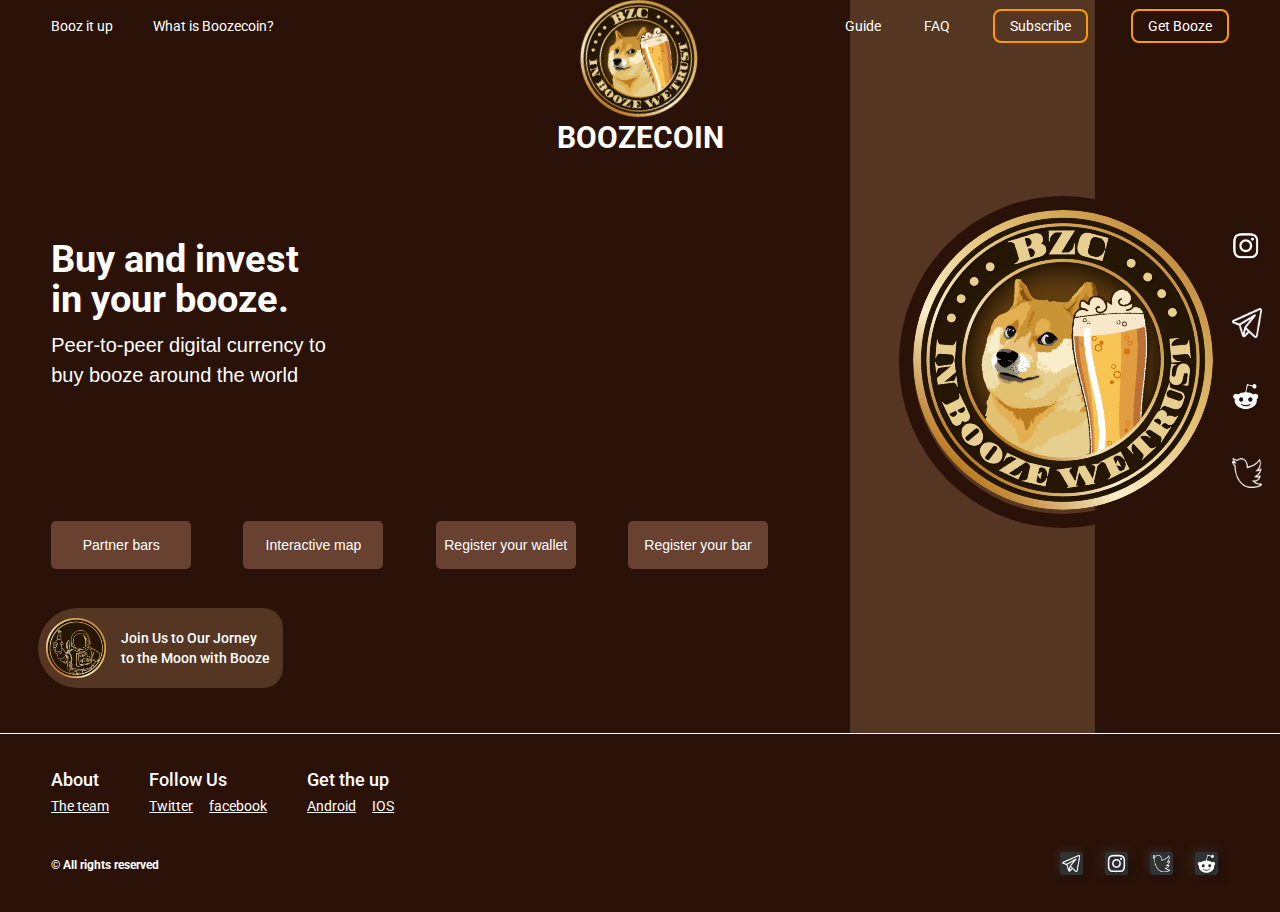
<file: index.html>
<!DOCTYPE html>
<html lang="en">
<head>
    <meta charset="UTF-8">
    <meta http-equiv="X-UA-Compatible" content="IE=edge">
    <meta name="viewport" content="width=device-width, initial-scale=1.0">
    <title>Boozecoin</title>
    <link rel="stylesheet" href="style.css">
    <link rel="stylesheet" href="mobile.css">
</head>
<body>
    <div class="desktop">
        <div class="background-line">
        <header class="desctop-header">
            <nav class="header__nav">
                <ul class="header__first-btns">
                    <li class="booz-it-up"><a class="header__link" href="booz-it-up.html">Booz it up</a></li>
                    <li><a class="header__link" href="What-is-Boozecoin.html">What is Boozecoin?</a></li>
                </ul>
                <a href="#">
                    <div class="header__title">
                        <img src="header-logo.png" alt="logo" class="header__logo">
                        <h3 class="text-logo">BOOZECOIN</h3>
                    </div>
                </a>
                <ul class="header__last-btns">
                    <li><a class="header__link" href="guide.html">Guide</a></li>
                    <li><a class="header__link" href="FAQ.html">FAQ</a></li>
                    <li><a class="header__btn-border" href="#">Subscribe</a></li>
                    <li><a class="header__btn-border" href="get_booze.html">Get Booze</a></li>
                </ul>
            </nav>
        </header>
        <main class="desktop-main">
            <div class="wrapper-main">
                <div class="wrapper-img-text">
                    <div class="main-content">
                        <div class="wrapper-text">
                            <div class="main__title">
                                <h1 class="title-text">Buy and invest</h1>
                                <h1 class="title-text">in your booze.</h1>
                            </div>
                            <div class="main__subtitle">
                                <h2 class="subtitle-text">Peer-to-peer digital currency to</h2>
                                <h2 class="subtitle-text">buy booze around the world</h2>
                            </div>
                            <div class="main__wrapper">
                                <button class="main__button">Partner bars</button>
                                <button class="main__button">Interactive map</button>
                                <button class="main__button">Register your wallet</button>
                                <button class="main__button">Register your bar</button>
                            </div>
                        </div>
                        <div class="wrapper-img-main">
                            <div class="border">
                                <img src="background.png" alt="" class="background">
                            </div>
                        <div class="aside">
                            <a href="#"><img class="aside__items" src="insta-aside.png" alt="social-items"></a>
                            <a href="#"><img class="aside__items" src="telega-aside.png" alt="social-items" class="facebook"></a>
                            <a href="#"><img class="aside__items" src="reddit-aside.png" alt="social-items"></a>
                            <a href="#"><img class="aside__items" src="twiiter-aside.png" alt="social-items"></a>
                        </div>
                        </div>
                    </div>
                </div>
            </div>

            <div class="main__item">
                <img class="cosmonaut" src="cosmonaut.png" alt="">
                <div class="main__text">Join Us to Our Jorney to the Moon with Booze</div>
            </div>
        </main>
        <div class="line line-height"></div>
        <div class="delimiter"></div>
        </div>
        <footer class="desktop-footer">
            <div class="footer__row-first">

                <div class="footer-links">
                    <div class="footer-card">
                        <h4 class="footer-title">About</h4>
                        <a class="footer-link" href="#">The team</a>
                    </div>
                    <div class="footer-card">
                        <h4 class="footer-title">Follow Us</h4>
                        <div class="row-footer-link">
                            <a class="footer-link first" href="#">Twitter</a>
                            <a class="footer-link" href="#">facebook</a>
                        </div>
                    </div>
                    <div class="footer-card">
                        <h4 class="footer-title">Get the up</h4>
                        <div class="row-footer-link">
                            <a class="footer-link first" href="#">Android</a>
                            <a class="footer-link" href="#">IOS</a>
                        </div>
                    </div>
                </div>
            </div>
            <div class="footer__row-second">
                <h5 class="copyright">© All rights reserved</h5>
                <div class="footer-icons">
                    <a href="#"><img class="footer-icon" src="telega-desk.png" alt=""></a>
                    <a href="#"><img class="footer-icon" src="ic2.svg" alt=""></a>
                    <a href="#"><img class="footer-icon" src="twiiter-desk.png" alt=""></a>
                    <a href="#"><img class="footer-icon" src="ic4.svg" alt=""></a>
                </div>
            </div>
        </footer>
    </div>

     <!-- MOBILE SITE  -->
    <div class="mobile">
        <header class="mobile-header">
            <nav role="navigation">
                <div id="menuToggle">
                  <!--
                  A fake / hidden checkbox is used as click reciever,
                  so you can use the :checked selector on it.
                  -->
                  <input type="checkbox" />
                  
                  <!--
                  Some spans to act as a hamburger.
                  
                  They are acting like a real hamburger,
                  not that McDonalds stuff.
                  -->
                  <span></span>
                  <span></span>
                  <span></span>
                  
                  <!--
                  Too bad the menu has to be inside of the button
                  but hey, it's pure CSS magic.
                  -->
                  <ul id="menu">
                    <a href="#"><li>Partner bars</li></a>
                    <a href="#"><li>Interactive map</li></a>
                    <a href="#"><li>Register your wallet</li></a>
                    <a href="#"><li>Register your bar</li></a>
                  </ul>
                </div>
              </nav>
            <h2 class="header-text__mobile">BOOZECOIN</h2>
            <div class="wrapper-header-logo_mobile">
                <img class="header-logo__mobile" src="background.png" alt="">
            </div>
        </header>
        <main class="main-mobile">
            <div>
            <div style="display: flex; height: 86px;">
                <div class="wrapper-title-main-text_mobile">
                <h2 class="main-title-text_mobile">Buy and invest in your booze.</h2>
                </div>
                <div class="wrapper-icon-main_mobile">
                <img class="main-icon_mobile" src="background.png" alt="">
                </div>
            </div>
            <p class="main-text_mobile">Peer-to-peer digital currency to buy booze around the world</p>
            </div>
        </main>
        <section class="section-text_mobile">
            <div style="width: 85%;">
            <h2 class="title-section__mobile">BOOZ IT UP</h2>

            <p class="text-section__mobile">
                Market size of the bars and nightclubs in the US only is estimated by USD 22.33 bln.  and is projected to reach USD 38.09 Billion by 2028.
            </p>
            <p class="text-section__mobile">
                BZC is a project to create first ever decentralized global chain of bars. All partnering bars save their unique identity and at the same time united in one chain of bars that accept BZC what makes them listed in our BZC App map and all our promoting materials! BZC team provide full technical support for the use of BZC, from installation to cash out. Our timeline is based on several main stages: Launched BZC and the website late August 2021
            </p>
            <p class="text-section__mobile">
                BZC listed at the several swap services, starting with https://pancakeswap.finance/ - September 5th 2021
            </p>
            <p class="text-section__mobile">
                BZC is available for MetaMask swap – Early October 2021
            </p>
            <p class="text-section__mobile">
                BZC app developed and launched – late October 2021
            </p>
            <p class="text-section__mobile">
                BZC bar chain reach 100 partners - March 2022
            </p>
            <img class="line-section__mobile" src="LINE-MOBILE.png" alt="">
            <h2 class="title-section__mobile">WHAT IS BOOZECOIN?</h2>
            <p class="text-section__mobile">
                The COVID pandemic has divided us, isolated and distanced. Many turned out to be far from their relatives, friends, and their booze fellas. The Booze Coin project is an opportunity to treat your buddy on the other side of the world by paying for his/her booze with BZC.
            </p>
            <p class="text-section__mobile">
                As part of this project, we are creating an application that allows users to check in at a bar that accepts BZC, and all her/his friends will be notified of this, which in turn will allow them to treat their friend to a drink, even if s/he is on the other side of the world, with one finger move. The bar will receive BZC payment and your personal message about who this drink is for. This is an opportunity to support your booze fellow even at a distance. BZC rate is flexible, market based, and every participating bar just indicate the cost of the booze which is automatically recalculates to BZC by the current market rate.
            </p>
            <p class="text-section__mobile">
                But BZC is not just another coin to pay, you can invest in in your booze for the future! The emission of our token is 10 billion, and the initial cost of BZC is very low with the prospect of growth as its popularity grows.
            </p>
            <img class="section-small-line__mobile" src="line__mobile.png" alt="">
            </div>
        </section>
        <section class="section-social__mobile">
            <h2  class="title-section__mobile">YOU CAN FIND US HERE</h2>
            <div class="wrapper-cards-section__mobile">
                <div class="section-card">
                    <img class="social-item__mobile-1" src="ic-social-mobile1.png" alt="">
                    <h3 class="title-social__mobile">Reddit</h3>
                </div>
                <div class="section-card">
                    <img class="social-item__mobile-2" src="ic-social-mobile2.png" alt="">
                    <h3 class="title-social__mobile">Inst</h3>
                </div>
                <div class="section-card">
                    <img class="social-item__mobile-3" src="ic-social-mobile3.png" alt="">
                    <h3 class="title-social__mobile">Telegram</h3>
                </div>
                <div class="section-card">
                    <img class="social-item__mobile-4" src="ic-social-mobile4.png" alt="">
                    <h3 class="title-social__mobile">Twitter</h3>
                </div>
            </div>
        </section>
        <section class="section-text_mobile" style="margin-bottom: 5%;">
            <div style="width: 85%;">
                <img class="line-section__mobile" src="LINE-MOBILE.png" alt="">
                <h2 class="title-section__mobile">WHAT IS BOOZECOIN?</h2>

                <p class="text-section__mobile">
                    The COVID pandemic has divided us, isolated and distanced. Many turned out to be far from their relatives, friends, and their booze fellas. The Booze Coin project is an opportunity to treat your buddy on the other side of the world by paying for his/her booze with BZC.
                </p>
                <p class="text-section__mobile">
                    As part of this project, we are creating an application that allows users to check in at a bar that accepts BZC, and all her/his friends will be notified of this, which in turn will allow them to treat their friend to a drink, even if s/he is on the other side of the world, with one finger move. The bar will receive BZC payment and your personal message about who this drink is for. This is an opportunity to support your booze fellow even at a distance. BZC rate is flexible, market based, and every participating bar just indicate the cost of the booze which is automatically recalculates to BZC by the current market rate.
                </p>
                <p class="text-section__mobile">
                    But BZC is not just another coin to pay, you can invest in in your booze for the future! The emission of our token is 10 billion, and the initial cost of BZC is very low with the prospect of growth as its popularity grows.
                </p>
                <img class="line-section__mobile" src="LINE-MOBILE.png" alt="">
                <h2 class="title-section__mobile">GUIDE</h2>
                <p class="text-section__mobile">
                    Lorem ipsum dolor sit amet, consectetur adipiscing elit. Vitae porta nisl nisl in in amet scelerisque scelerisque. Mauris aliquet integer lobortis integer. Mauris, at in sed adipiscing lorem nulla congue dui gravida. Id elit, ac semper id purus. Felis risus aliquet ac senectus risus tortor mattis laoreet. Ullamcorper pretium eros amet a, mauris ultrices et. Sed non a dignissim ac nunc aliquam quam orci commodo. Massa magna ut leo euismod eu lorem. Et auctor turpis nec id. Pharetra non et sapien feugiat scelerisque. Suscipit sed quis turpis pellentesque gravida mauris. Sociis sed a vitae gravida. Pellentesque faucibus nisi faucibus tristique tincidunt morbi mauris malesuada. Non pretium eros aenean pellentesque urna velit consectetur etiam. Sed facilisi duis erat vulputate. Consequat nunc consequat quis blandit turpis ut morbi tellus sagittis. Sed eget elementum interdum at dolor pellentesque augue nisl. Amet, vitae, vel id vulputate. Sagittis semper magna ante scelerisque pellentesque sed tortor. Bibendum quam varius risus rutrum sit. Enim aliquet non erat auctor purus. Et enim dui mus fames a quis elementum maecenas. Laoreet quis purus urna diam ut morbi risus ac.
                </p>
            </div>
        </section>
        <footer class="footer-mobile">
            <div class="footer-row__mobile">
                <div class="card-footer__mobile">
                    <h3 class="title-footer__mobile">About</h3>
                    <div class="footer-links__mobile">
                        <a href="" class="footer-link__mobile">The team</a>
                    </div>
                </div>
                <div class="card-footer__mobile">
                    <h3 class="title-footer__mobile">Follow Us</h3>
                    <div class="footer-links__mobile">
                        <a href="" class="footer-link__mobile">Twitter</a>
                        <a href="" class="footer-link__mobile">Facebook</a>
                    </div>
                </div>
                <div class="card-footer__mobile">
                    <h3 class="title-footer__mobile">Get the app</h3>
                    <div class="footer-links__mobile">
                        <a href="" class="footer-link__mobile">Android</a>
                        <a href="" class="footer-link__mobile">IOS</a>
                    </div>
                </div>
            </div>
            <div class="footer-icons__mobile">
                <a href="#"><img src="twiiter-footer-m1.png" alt="" class="footer-icon__mobile"></a>
                <a href="#"><img src="twiiter-footer-m2.png" alt="" class="footer-icon__mobile"></a>
                <a href="#"><img src="twiiter-footer-m3.png" alt="" class="footer-icon__mobile"></a>
                <a href="#"><img src="twiiter-footer-m4.png" alt="" class="footer-icon__mobile"></a>
            </div>
        </footer>
    </div>
</body>
</html>
</file>
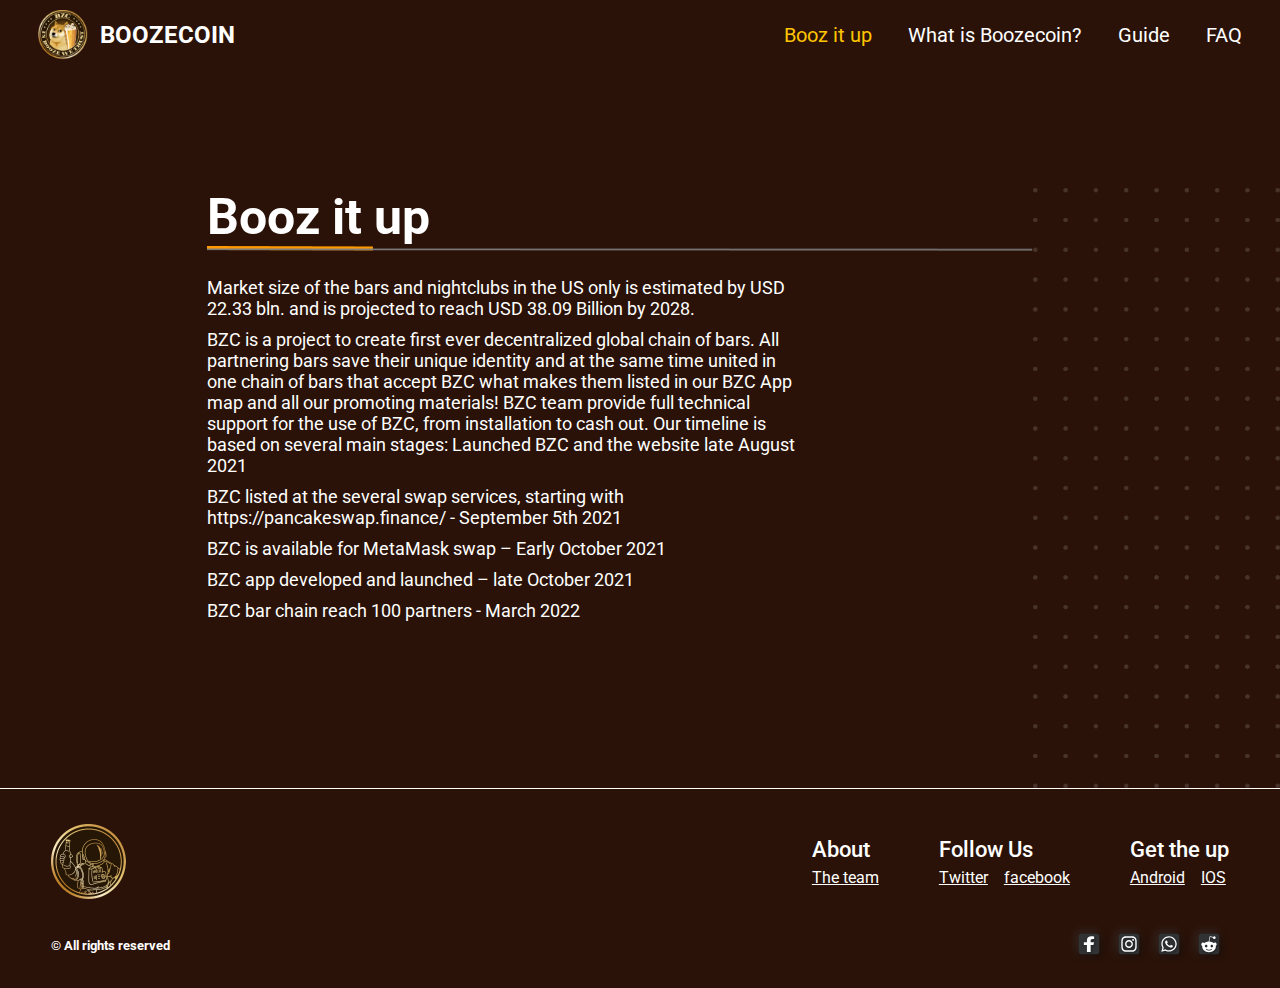
<file: booz-it-up.html>
<!DOCTYPE html>
<html lang="en">
<head>
    <meta charset="UTF-8">
    <meta http-equiv="X-UA-Compatible" content="IE=edge">
    <meta name="viewport" content="width=device-width, initial-scale=1.0">
    <title>Boozecoin</title>
    <link rel="stylesheet" href="main.css">
    <link rel="stylesheet" href="mobile.css">
</head>
<body>
    <div class="desktop">
        <header class="desktop-header">
            <a href="./index.html"><div class="logo">
                <img class="logo-icon" src="header-logo.png" alt="">
                <h2 class="text-logo">BOOZECOIN</h2>
            </div></a>
            <div class="header-links">
                <a class="header-link active" href="">Booz it up</a>
                <a class="header-link" href="./What-is-Boozecoin.html">What is Boozecoin?</a>
                <a class="header-link" href="./guide.html">Guide</a>
                <a class="header-link" href="./FAQ.html">FAQ</a>
            </div>
        </header>
        <main class="desktop-main">
            <div class="main-content">
                <div class="main-content__wrapper">
                    <h1 class="title-text">Booz it up</h1>
                    <img class="main-line" src="line-main.png" alt="">
                    <p class="main-text" style="margin-top: 10px;">
                        Market size of the bars and nightclubs in the US only is estimated by USD 22.33 bln. and is projected to reach USD 38.09 Billion by 2028.
                    </p>
                    <p class="main-text" style="margin-top: 10px;">
                        BZC is a project to create first ever decentralized global chain of bars. All partnering bars save their unique identity and at the same time united in one chain of bars that accept BZC what makes them listed in our BZC App map and all our promoting materials! BZC team provide full technical support for the use of BZC, from installation to cash out.
Our timeline is based on several main stages:
Launched BZC and the website late August 2021
                    </p>
                    <p class="main-text" style="margin-top: 10px;">
                        BZC listed at the several swap services, starting with https://pancakeswap.finance/ - September 5th 2021
                    </p>
                     <p class="main-text" style="margin-top: 10px;">
                        
BZC is available for MetaMask swap – Early October 2021
                    </p>
                    <p class="main-text" style="margin-top: 10px;">
                         
BZC app developed and launched – late October 2021
                    </p>
                    <p class="main-text" style="margin-top: 10px;">
                         BZC bar chain reach 100 partners - March 2022

                    </p>
                </div>
            </div>
            <div class="wrapper-points">
                <img class="points" src="point.png" alt="">
            </div>
        </main>
        <footer class="desktop-footer">
            <div class="footer__row-first">
                <img class="footer-cosmonaut" src="cosmonaut-footer.png" alt="">
                <div class="footer-links">
                    <div class="footer-card">
                        <h4 class="footer-title">About</h4>
                        <a class="footer-link" href="#">The team</a>
                    </div>
                    <div class="footer-card">
                        <h4 class="footer-title">Follow Us</h4>
                        <div class="row-footer-link">
                            <a class="footer-link first" href="#">Twitter</a>
                            <a class="footer-link" href="#">facebook</a>
                        </div>
                    </div>
                    <div class="footer-card">
                        <h4 class="footer-title">Get the up</h4>
                        <div class="row-footer-link">
                            <a class="footer-link first" href="#">Android</a>
                            <a class="footer-link" href="#">IOS</a>
                        </div>
                    </div>
                </div>
            </div>
            <div class="footer__row-second">
                <h5 class="copyright">© All rights reserved</h5>
                <div class="footer-icons">
                    <a href="#"><img class="footer-icon" src="ic1.svg" alt=""></a>
                    <a href="#"><img class="footer-icon" src="ic2.svg" alt=""></a>
                    <a href="#"><img class="footer-icon" src="ic3.svg" alt=""></a>
                    <a href="#"><img class="footer-icon" src="ic4.svg" alt=""></a>
                </div>
            </div>
        </footer>
        </div>
        <!-- MOBILE SITE  -->
        <div class="mobile">
            <header class="mobile-header">
                <nav role="navigation">
                    <div id="menuToggle">
                      <!--
                      A fake / hidden checkbox is used as click reciever,
                      so you can use the :checked selector on it.
                      -->
                      <input type="checkbox" />
                      
                      <!--
                      Some spans to act as a hamburger.
                      
                      They are acting like a real hamburger,
                      not that McDonalds stuff.
                      -->
                      <span></span>
                      <span></span>
                      <span></span>
                      
                      <!--
                      Too bad the menu has to be inside of the button
                      but hey, it's pure CSS magic.
                      -->
                      <ul id="menu">
                        <a href="#"><li>Partner bars</li></a>
                        <a href="#"><li>Interactive map</li></a>
                        <a href="#"><li>Register your wall</li></a>
                        <a href="#"><li>Register your bar</li></a>
                        <a href="https://erikterwan.com/" target="_blank"><li>Show me more</li></a>
                      </ul>
                    </div>
                  </nav>
                <h2 class="header-text__mobile">BOOZECOIN</h2>
                <div class="wrapper-header-logo_mobile">
                    <img class="header-logo__mobile" src="cosmonaut-footer.png" alt="">
                </div>
            </header>
            <main class="main-mobile">
                <div>
                <div style="display: flex; height: 86px;">
                    <div class="wrapper-title-main-text_mobile">
                    <h2 class="main-title-text_mobile">Buy and invest in your booze.</h2>
                    </div>
                    <div class="wrapper-icon-main_mobile">
                    <img class="main-icon_mobile" src="cosmonaut-footer.png" alt="">
                    </div>
                </div>
                <p class="main-text_mobile">Peer-to-peer digital currency to buy booze around the world</p>
                </div>
            </main>
            <section class="section-text_mobile">
                <div style="width: 85%;">
                <h2 class="title-section__mobile">BOOZ IT UP</h2>
    
                <p class="text-section__mobile">
                    Market size of the bars and nightclubs in the US only is estimated by USD 22.33 bln.  and is projected to reach USD 38.09 Billion by 2028.
                </p>
                <p class="text-section__mobile">
                    BZC is a project to create first ever decentralized global chain of bars. All partnering bars save their unique identity and at the same time united in one chain of bars that accept BZC what makes them listed in our BZC App map and all our promoting materials! BZC team provide full technical support for the use of BZC, from installation to cash out. Our timeline is based on several main stages: Launched BZC and the website late August 2021
                </p>
                <p class="text-section__mobile">
                    BZC listed at the several swap services, starting with https://pancakeswap.finance/ - September 5th 2021
                </p>
                <p class="text-section__mobile">
                    BZC is available for MetaMask swap – Early October 2021
                </p>
                <p class="text-section__mobile">
                    BZC app developed and launched – late October 2021
                </p>
                <p class="text-section__mobile">
                    BZC bar chain reach 100 partners - March 2022
                </p>
                <img class="line-section__mobile" src="LINE-MOBILE.png" alt="">
                <h2 class="title-section__mobile">WHAT IS BOOZECOIN?</h2>
                <p class="text-section__mobile">
                    The COVID pandemic has divided us, isolated and distanced. Many turned out to be far from their relatives, friends, and their booze fellas. The Booze Coin project is an opportunity to treat your buddy on the other side of the world by paying for his/her booze with BZC.
                </p>
                <p class="text-section__mobile">
                    As part of this project, we are creating an application that allows users to check in at a bar that accepts BZC, and all her/his friends will be notified of this, which in turn will allow them to treat their friend to a drink, even if s/he is on the other side of the world, with one finger move. The bar will receive BZC payment and your personal message about who this drink is for. This is an opportunity to support your booze fellow even at a distance. BZC rate is flexible, market based, and every participating bar just indicate the cost of the booze which is automatically recalculates to BZC by the current market rate.
                </p>
                <p class="text-section__mobile">
                    But BZC is not just another coin to pay, you can invest in in your booze for the future! The emission of our token is 10 billion, and the initial cost of BZC is very low with the prospect of growth as its popularity grows.
                </p>
                <img class="section-small-line__mobile" src="line__mobile.png" alt="">
                </div>
            </section>
            <section class="section-social__mobile">
                <h2  class="title-section__mobile">YOU CAN FIND US HERE</h2>
                <div class="wrapper-cards-section__mobile">
                    <div class="section-card">
                        <img class="social-item__mobile-1" src="ic-social-mobile1.png" alt="">
                        <h3 class="title-social__mobile">Reddit</h3>
                    </div>
                    <div class="section-card">
                        <img class="social-item__mobile-2" src="ic-social-mobile2.png" alt="">
                        <h3 class="title-social__mobile">Inst</h3>
                    </div>
                    <div class="section-card">
                        <img class="social-item__mobile-3" src="ic-social-mobile3.png" alt="">
                        <h3 class="title-social__mobile">Telegram</h3>
                    </div>
                    <div class="section-card">
                        <img class="social-item__mobile-4" src="ic-social-mobile4.png" alt="">
                        <h3 class="title-social__mobile">Twitter</h3>
                    </div>
                </div>
            </section>
            <section class="section-text_mobile" style="margin-bottom: 5%;">
                <div style="width: 85%;">
                    <img class="line-section__mobile" src="LINE-MOBILE.png" alt="">
                    <h2 class="title-section__mobile">WHAT IS BOOZECOIN?</h2>
    
                    <p class="text-section__mobile">
                        The COVID pandemic has divided us, isolated and distanced. Many turned out to be far from their relatives, friends, and their booze fellas. The Booze Coin project is an opportunity to treat your buddy on the other side of the world by paying for his/her booze with BZC.
                    </p>
                    <p class="text-section__mobile">
                        As part of this project, we are creating an application that allows users to check in at a bar that accepts BZC, and all her/his friends will be notified of this, which in turn will allow them to treat their friend to a drink, even if s/he is on the other side of the world, with one finger move. The bar will receive BZC payment and your personal message about who this drink is for. This is an opportunity to support your booze fellow even at a distance. BZC rate is flexible, market based, and every participating bar just indicate the cost of the booze which is automatically recalculates to BZC by the current market rate.
                    </p>
                    <p class="text-section__mobile">
                        But BZC is not just another coin to pay, you can invest in in your booze for the future! The emission of our token is 10 billion, and the initial cost of BZC is very low with the prospect of growth as its popularity grows.
                    </p>
                    <img class="line-section__mobile" src="LINE-MOBILE.png" alt="">
                    <h2 class="title-section__mobile">GUIDE</h2>
                    <p class="text-section__mobile">
                        Lorem ipsum dolor sit amet, consectetur adipiscing elit. Vitae porta nisl nisl in in amet scelerisque scelerisque. Mauris aliquet integer lobortis integer. Mauris, at in sed adipiscing lorem nulla congue dui gravida. Id elit, ac semper id purus. Felis risus aliquet ac senectus risus tortor mattis laoreet. Ullamcorper pretium eros amet a, mauris ultrices et. Sed non a dignissim ac nunc aliquam quam orci commodo. Massa magna ut leo euismod eu lorem. Et auctor turpis nec id. Pharetra non et sapien feugiat scelerisque. Suscipit sed quis turpis pellentesque gravida mauris. Sociis sed a vitae gravida. Pellentesque faucibus nisi faucibus tristique tincidunt morbi mauris malesuada. Non pretium eros aenean pellentesque urna velit consectetur etiam. Sed facilisi duis erat vulputate. Consequat nunc consequat quis blandit turpis ut morbi tellus sagittis. Sed eget elementum interdum at dolor pellentesque augue nisl. Amet, vitae, vel id vulputate. Sagittis semper magna ante scelerisque pellentesque sed tortor. Bibendum quam varius risus rutrum sit. Enim aliquet non erat auctor purus. Et enim dui mus fames a quis elementum maecenas. Laoreet quis purus urna diam ut morbi risus ac.
                    </p>
                </div>
            </section>
            <footer class="footer-mobile">
                <div class="footer-row__mobile">
                    <div class="card-footer__mobile">
                        <h3 class="title-footer__mobile">About</h3>
                        <div class="footer-links__mobile">
                            <a href="" class="footer-link__mobile">The team</a>
                        </div>
                    </div>
                    <div class="card-footer__mobile">
                        <h3 class="title-footer__mobile">Follow Us</h3>
                        <div class="footer-links__mobile">
                            <a href="" class="footer-link__mobile">Twitter</a>
                            <a href="" class="footer-link__mobile">Facebook</a>
                        </div>
                    </div>
                    <div class="card-footer__mobile">
                        <h3 class="title-footer__mobile">Get the app</h3>
                        <div class="footer-links__mobile">
                            <a href="" class="footer-link__mobile">Android</a>
                            <a href="" class="footer-link__mobile">IOS</a>
                        </div>
                    </div>
                </div>
                <div class="footer-icons__mobile">
                    <a href="#"><img src="twiiter-footer-m1.png" alt="" class="footer-icon__mobile"></a>
                    <a href="#"><img src="twiiter-footer-m2.png" alt="" class="footer-icon__mobile"></a>
                    <a href="#"><img src="twiiter-footer-m3.png" alt="" class="footer-icon__mobile"></a>
                    <a href="#"><img src="twiiter-footer-m4.png" alt="" class="footer-icon__mobile"></a>
                </div>
            </footer>
        </div>
</body>

</html>
</file>
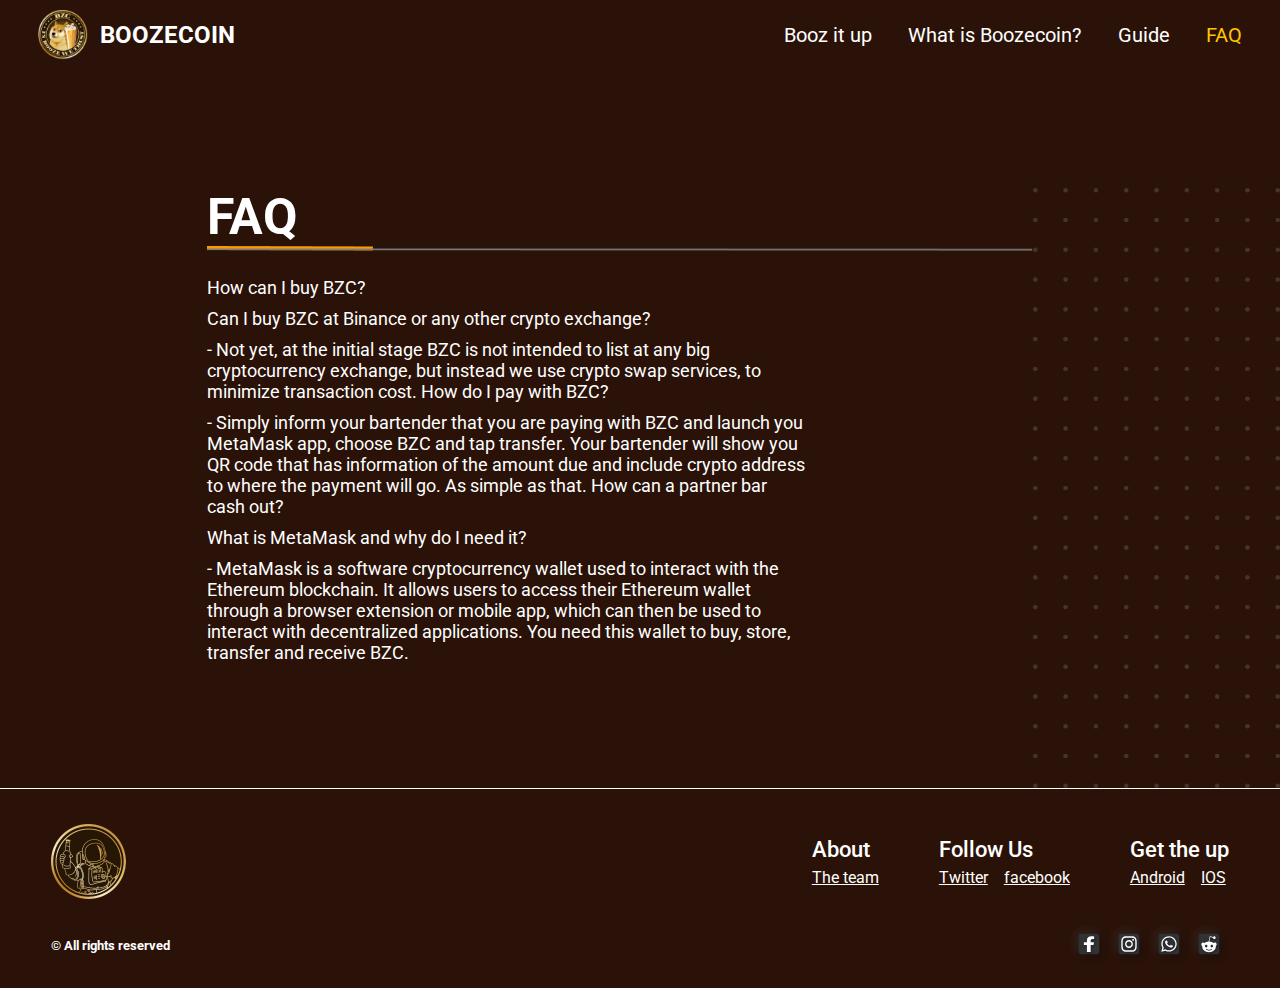
<file: FAQ.html>
<!DOCTYPE html>
<html lang="en">
<head>
    <meta charset="UTF-8">
    <meta http-equiv="X-UA-Compatible" content="IE=edge">
    <meta name="viewport" content="width=device-width, initial-scale=1.0">
    <title>Boozecoin</title>
    <link rel="stylesheet" href="main.css">
    <link rel="stylesheet" href="mobile.css">
</head>
<body>
    <div class="desktop">
        <header class="desktop-header">
            <a href="./index.html"><div class="logo">
                <img class="logo-icon" src="header-logo.png" alt="">
                <h2 class="text-logo">BOOZECOIN</h2>
            </div></a>
            <div class="header-links">
                <a class="header-link" href="./booz-it-up.html">Booz it up</a>
                <a class="header-link" href="./What-is-Boozecoin.html">What is Boozecoin?</a>
                <a class="header-link" href="./guide.html">Guide</a>
                <a class="header-link active" href="">FAQ</a>
            </div>
        </header>
        <main class="desktop-main">
            <div class="main-content">
                <div class="main-content__wrapper">
                    <h1 class="title-text">FAQ</h1>
                    <img class="main-line" src="line-main.png" alt="">
                    <p class="main-text" style="margin-top: 10px;">
                        How can I buy BZC?
                    </p>
                    <p class="main-text" style="margin-top: 10px;">
                        Can I buy BZC at Binance or any other crypto exchange?
                    </p>
                    <p class="main-text" style="margin-top: 10px;">
                        -	Not yet, at the initial stage BZC is not intended to list at any big cryptocurrency exchange, but instead we use crypto swap services, to minimize transaction cost.
How do I pay with BZC?
                    </p>
                    <p class="main-text" style="margin-top: 10px;">
                            -	Simply inform your bartender that you are paying with BZC and launch you MetaMask app, choose BZC and tap transfer. Your bartender will show you QR code that has information of the amount due and include crypto address to where the payment will go. As simple as that.
How can a partner bar cash out?
                    </p>
                    <p class="main-text" style="margin-top: 10px;">
                        What is MetaMask and why do I need it?

     
                    </p>
                    <p class="main-text" style="margin-top: 10px;">
                        -	MetaMask is a software cryptocurrency wallet used to interact with the Ethereum blockchain. It allows users to access their Ethereum wallet through a browser extension or mobile app, which can then be used to interact with decentralized applications. You need this wallet to buy, store, transfer and receive BZC.

                    </p>
                </div>
            </div>
            <div class="wrapper-points">
                <img class="points" src="point.png" alt="">
            </div>
        </main>
        <footer class="desktop-footer">
            <div class="footer__row-first">
                <img class="footer-cosmonaut" src="cosmonaut-footer.png" alt="">
                <div class="footer-links">
                    <div class="footer-card">
                        <h4 class="footer-title">About</h4>
                        <a class="footer-link" href="#">The team</a>
                    </div>
                    <div class="footer-card">
                        <h4 class="footer-title">Follow Us</h4>
                        <div class="row-footer-link">
                            <a class="footer-link first" href="#">Twitter</a>
                            <a class="footer-link" href="#">facebook</a>
                        </div>
                    </div>
                    <div class="footer-card">
                        <h4 class="footer-title">Get the up</h4>
                        <div class="row-footer-link">
                            <a class="footer-link first" href="#">Android</a>
                            <a class="footer-link" href="#">IOS</a>
                        </div>
                    </div>
                </div>
            </div>
            <div class="footer__row-second">
                <h5 class="copyright">© All rights reserved</h5>
                <div class="footer-icons">
                    <a href="#"><img class="footer-icon" src="ic1.svg" alt=""></a>
                    <a href="#"><img class="footer-icon" src="ic2.svg" alt=""></a>
                    <a href="#"><img class="footer-icon" src="ic3.svg" alt=""></a>
                    <a href="#"><img class="footer-icon" src="ic4.svg" alt=""></a>
                </div>
            </div>
        </footer>
        </div>
        <!-- MOBILE SITE  -->
        <div class="mobile">
            <header class="mobile-header">
                <nav role="navigation">
                    <div id="menuToggle">
                      <!--
                      A fake / hidden checkbox is used as click reciever,
                      so you can use the :checked selector on it.
                      -->
                      <input type="checkbox" />
                      
                      <!--
                      Some spans to act as a hamburger.
                      
                      They are acting like a real hamburger,
                      not that McDonalds stuff.
                      -->
                      <span></span>
                      <span></span>
                      <span></span>
                      
                      <!--
                      Too bad the menu has to be inside of the button
                      but hey, it's pure CSS magic.
                      -->
                      <ul id="menu">
                        <a href="#"><li>Partner bars</li></a>
                        <a href="#"><li>Interactive map</li></a>
                        <a href="#"><li>Register your wall</li></a>
                        <a href="#"><li>Register your bar</li></a>
                      </ul>
                    </div>
                  </nav>
                <h2 class="header-text__mobile">BOOZECOIN</h2>
                <div class="wrapper-header-logo_mobile">
                    <img class="header-logo__mobile" src="cosmonaut-footer.png" alt="">
                </div>
            </header>
            <main class="main-mobile">
                <div>
                <div style="display: flex; height: 86px;">
                    <div class="wrapper-title-main-text_mobile">
                    <h2 class="main-title-text_mobile">Buy and invest in your booze.</h2>
                    </div>
                    <div class="wrapper-icon-main_mobile">
                    <img class="main-icon_mobile" src="cosmonaut-footer.png" alt="">
                    </div>
                </div>
                <p class="main-text_mobile">Peer-to-peer digital currency to buy booze around the world</p>
                </div>
            </main>
            <section class="section-text_mobile">
                <div style="width: 85%;">
                <h2 class="title-section__mobile">BOOZ IT UP</h2>
    
                <p class="text-section__mobile">
                    Market size of the bars and nightclubs in the US only is estimated by USD 22.33 bln.  and is projected to reach USD 38.09 Billion by 2028.
                </p>
                <p class="text-section__mobile">
                    BZC is a project to create first ever decentralized global chain of bars. All partnering bars save their unique identity and at the same time united in one chain of bars that accept BZC what makes them listed in our BZC App map and all our promoting materials! BZC team provide full technical support for the use of BZC, from installation to cash out. Our timeline is based on several main stages: Launched BZC and the website late August 2021
                </p>
                <p class="text-section__mobile">
                    BZC listed at the several swap services, starting with https://pancakeswap.finance/ - September 5th 2021
                </p>
                <p class="text-section__mobile">
                    BZC is available for MetaMask swap – Early October 2021
                </p>
                <p class="text-section__mobile">
                    BZC app developed and launched – late October 2021
                </p>
                <p class="text-section__mobile">
                    BZC bar chain reach 100 partners - March 2022
                </p>
                <img class="line-section__mobile" src="LINE-MOBILE.png" alt="">
                <h2 class="title-section__mobile">WHAT IS BOOZECOIN?</h2>
                <p class="text-section__mobile">
                    The COVID pandemic has divided us, isolated and distanced. Many turned out to be far from their relatives, friends, and their booze fellas. The Booze Coin project is an opportunity to treat your buddy on the other side of the world by paying for his/her booze with BZC.
                </p>
                <p class="text-section__mobile">
                    As part of this project, we are creating an application that allows users to check in at a bar that accepts BZC, and all her/his friends will be notified of this, which in turn will allow them to treat their friend to a drink, even if s/he is on the other side of the world, with one finger move. The bar will receive BZC payment and your personal message about who this drink is for. This is an opportunity to support your booze fellow even at a distance. BZC rate is flexible, market based, and every participating bar just indicate the cost of the booze which is automatically recalculates to BZC by the current market rate.
                </p>
                <p class="text-section__mobile">
                    But BZC is not just another coin to pay, you can invest in in your booze for the future! The emission of our token is 10 billion, and the initial cost of BZC is very low with the prospect of growth as its popularity grows.
                </p>
                <img class="section-small-line__mobile" src="line__mobile.png" alt="">
                </div>
            </section>
            <section class="section-social__mobile">
                <h2  class="title-section__mobile">YOU CAN FIND US HERE</h2>
                <div class="wrapper-cards-section__mobile">
                    <div class="section-card">
                        <img class="social-item__mobile-1" src="ic-social-mobile1.png" alt="">
                        <h3 class="title-social__mobile">Reddit</h3>
                    </div>
                    <div class="section-card">
                        <img class="social-item__mobile-2" src="ic-social-mobile2.png" alt="">
                        <h3 class="title-social__mobile">Inst</h3>
                    </div>
                    <div class="section-card">
                        <img class="social-item__mobile-3" src="ic-social-mobile3.png" alt="">
                        <h3 class="title-social__mobile">Telegram</h3>
                    </div>
                    <div class="section-card">
                        <img class="social-item__mobile-4" src="ic-social-mobile4.png" alt="">
                        <h3 class="title-social__mobile">Twitter</h3>
                    </div>
                </div>
            </section>
            <section class="section-text_mobile" style="margin-bottom: 5%;">
                <div style="width: 85%;">
                    <img class="line-section__mobile" src="LINE-MOBILE.png" alt="">
                    <h2 class="title-section__mobile">WHAT IS BOOZECOIN?</h2>
    
                    <p class="text-section__mobile">
                        The COVID pandemic has divided us, isolated and distanced. Many turned out to be far from their relatives, friends, and their booze fellas. The Booze Coin project is an opportunity to treat your buddy on the other side of the world by paying for his/her booze with BZC.
                    </p>
                    <p class="text-section__mobile">
                        As part of this project, we are creating an application that allows users to check in at a bar that accepts BZC, and all her/his friends will be notified of this, which in turn will allow them to treat their friend to a drink, even if s/he is on the other side of the world, with one finger move. The bar will receive BZC payment and your personal message about who this drink is for. This is an opportunity to support your booze fellow even at a distance. BZC rate is flexible, market based, and every participating bar just indicate the cost of the booze which is automatically recalculates to BZC by the current market rate.
                    </p>
                    <p class="text-section__mobile">
                        But BZC is not just another coin to pay, you can invest in in your booze for the future! The emission of our token is 10 billion, and the initial cost of BZC is very low with the prospect of growth as its popularity grows.
                    </p>
                    <img class="line-section__mobile" src="LINE-MOBILE.png" alt="">
                    <h2 class="title-section__mobile">GUIDE</h2>
                    <p class="text-section__mobile">
                        Lorem ipsum dolor sit amet, consectetur adipiscing elit. Vitae porta nisl nisl in in amet scelerisque scelerisque. Mauris aliquet integer lobortis integer. Mauris, at in sed adipiscing lorem nulla congue dui gravida. Id elit, ac semper id purus. Felis risus aliquet ac senectus risus tortor mattis laoreet. Ullamcorper pretium eros amet a, mauris ultrices et. Sed non a dignissim ac nunc aliquam quam orci commodo. Massa magna ut leo euismod eu lorem. Et auctor turpis nec id. Pharetra non et sapien feugiat scelerisque. Suscipit sed quis turpis pellentesque gravida mauris. Sociis sed a vitae gravida. Pellentesque faucibus nisi faucibus tristique tincidunt morbi mauris malesuada. Non pretium eros aenean pellentesque urna velit consectetur etiam. Sed facilisi duis erat vulputate. Consequat nunc consequat quis blandit turpis ut morbi tellus sagittis. Sed eget elementum interdum at dolor pellentesque augue nisl. Amet, vitae, vel id vulputate. Sagittis semper magna ante scelerisque pellentesque sed tortor. Bibendum quam varius risus rutrum sit. Enim aliquet non erat auctor purus. Et enim dui mus fames a quis elementum maecenas. Laoreet quis purus urna diam ut morbi risus ac.
                    </p>
                </div>
            </section>
            <footer class="footer-mobile">
                <div class="footer-row__mobile">
                    <div class="card-footer__mobile">
                        <h3 class="title-footer__mobile">About</h3>
                        <div class="footer-links__mobile">
                            <a href="" class="footer-link__mobile">The team</a>
                        </div>
                    </div>
                    <div class="card-footer__mobile">
                        <h3 class="title-footer__mobile">Follow Us</h3>
                        <div class="footer-links__mobile">
                            <a href="" class="footer-link__mobile">Twitter</a>
                            <a href="" class="footer-link__mobile">Facebook</a>
                        </div>
                    </div>
                    <div class="card-footer__mobile">
                        <h3 class="title-footer__mobile">Get the app</h3>
                        <div class="footer-links__mobile">
                            <a href="" class="footer-link__mobile">Android</a>
                            <a href="" class="footer-link__mobile">IOS</a>
                        </div>
                    </div>
                </div>
                <div class="footer-icons__mobile">
                    <a href="#"><img src="twiiter-footer-m1.png" alt="" class="footer-icon__mobile"></a>
                    <a href="#"><img src="twiiter-footer-m2.png" alt="" class="footer-icon__mobile"></a>
                    <a href="#"><img src="twiiter-footer-m3.png" alt="" class="footer-icon__mobile"></a>
                    <a href="#"><img src="twiiter-footer-m4.png" alt="" class="footer-icon__mobile"></a>
                </div>
            </footer>
        </div>
</body>

</html>
</file>
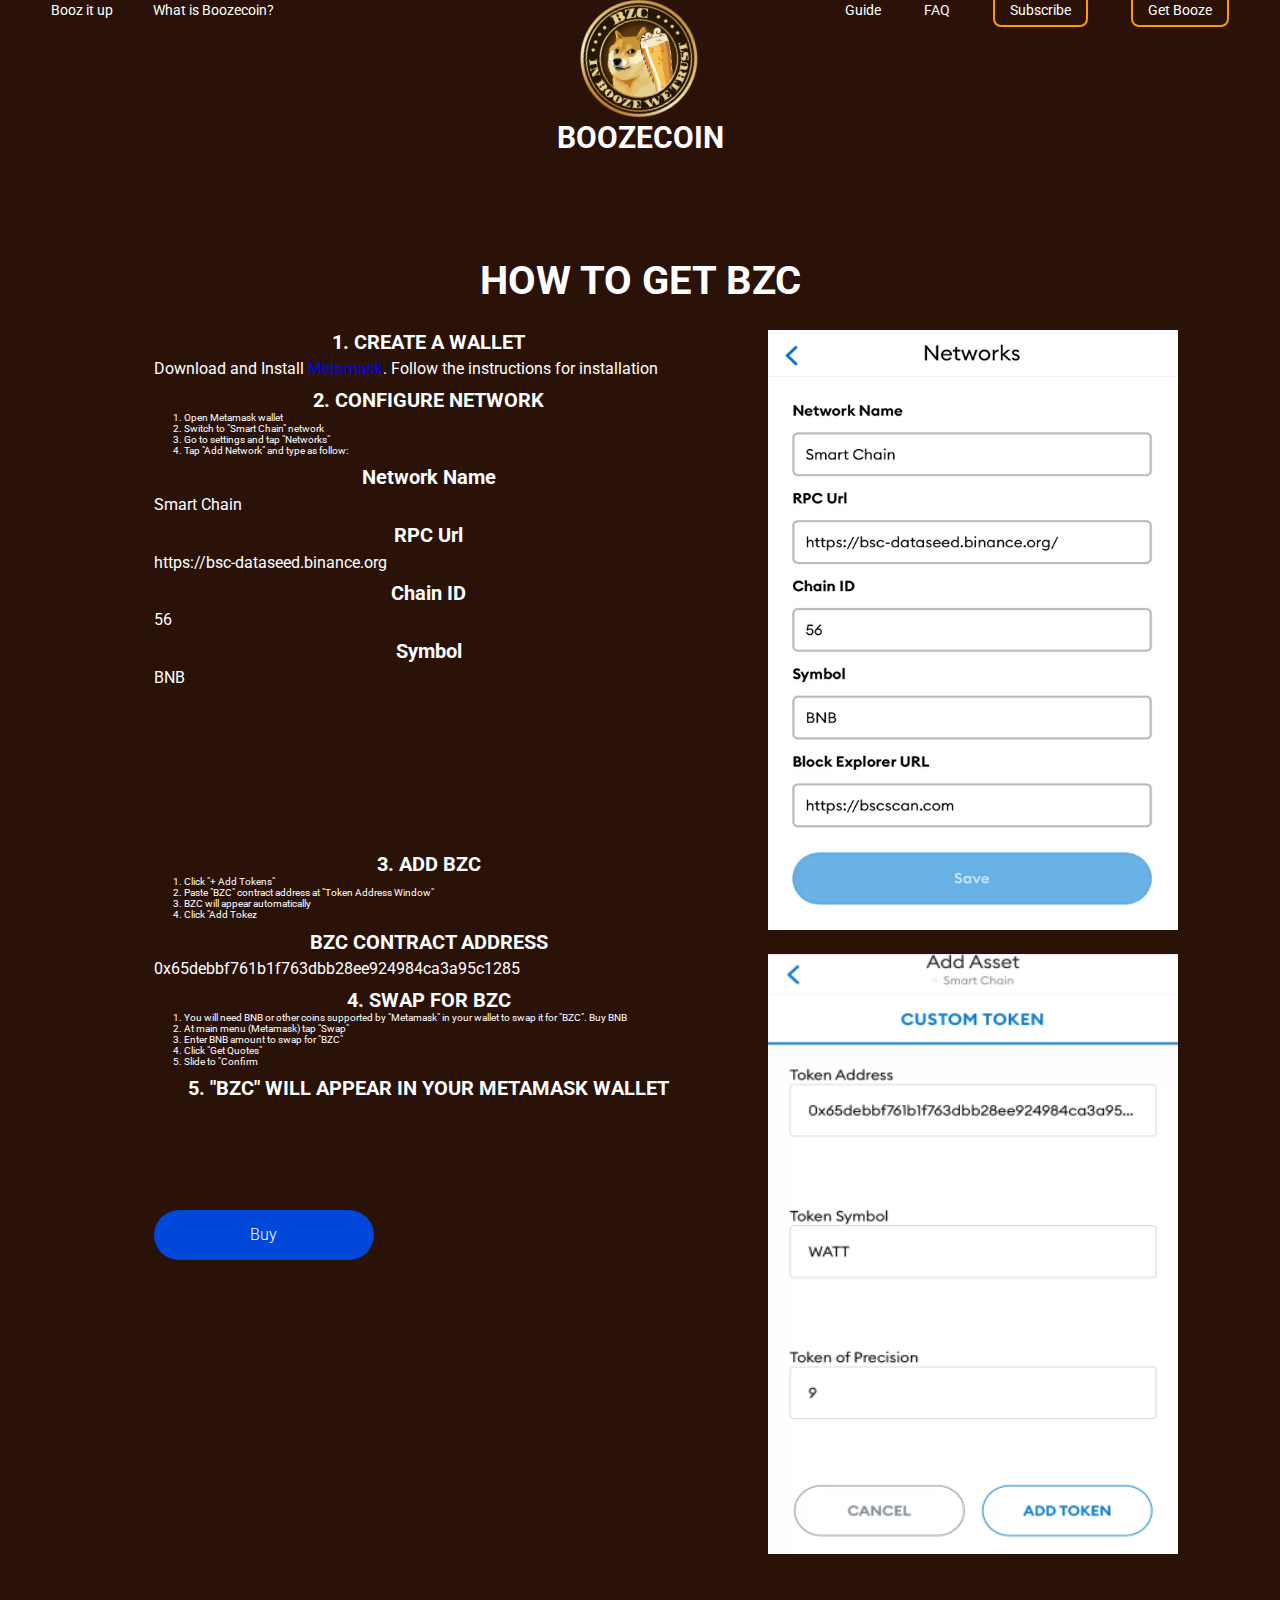
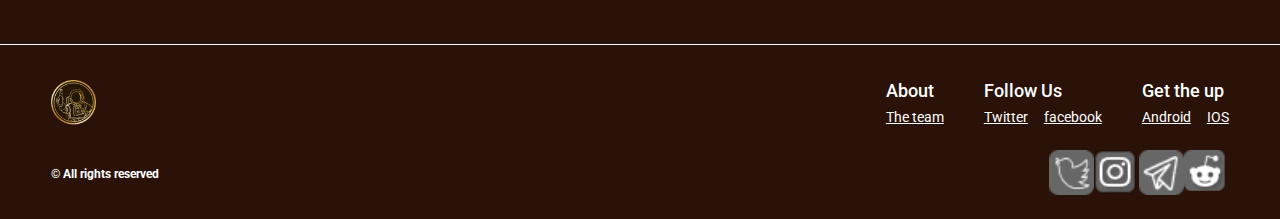
<file: get_booze.html>
<!DOCTYPE html>
<html lang="en">
<head>
    <meta charset="UTF-8">
    <meta http-equiv="X-UA-Compatible" content="IE=edge">
    <meta name="viewport" content="width=device-width, initial-scale=1.0">
    <title>Boozecoin</title>
    <link rel="stylesheet" href="get-booz.css">
    <link rel="stylesheet" href="mobile.css">
    <link rel="stylesheet" href="style.css">
</head>
<body>
    <header class="desctop-header">
        <nav class="header__nav">
            <ul class="header__first-btns">
                <li class="booz-it-up"><a class="header__link" href="booz-it-up.html">Booz it up</a></li>
                <li><a class="header__link" href="What-is-Boozecoin.html">What is Boozecoin?</a></li>
            </ul>
            <a href="#">
                <div class="header__title">
                    <img src="header-logo.png" alt="logo" class="header__logo">
                    <h3 class="text-logo">BOOZECOIN</h3>
                </div>
            </a>
            <ul class="header__last-btns">
                <li><a class="header__link" href="guide.html">Guide</a></li>
                <li><a class="header__link" href="FAQ.html">FAQ</a></li>
                <li><a class="header__btn-border" href="#">Subscribe</a></li>
                <li><a class="header__btn-border" href="get_booze.html">Get Booze</a></li>
            </ul>
        </nav>
    </header>
    <section class="get-booz-section">
        <h1 class="title-text-get-booz">HOW TO GET BZC</h1>
        <div class="wrapper-content-get-booz">
        <div class="content-get-booz">
        <div class="list">
            <h2 class="title-list">1. CREATE A WALLET</h2>
            <h3 class="description-list-get-booz">Download and Install <a class="metamask" href="https://metamask.io/">Metamask</a>. Follow the instructions for installation</h3>
        </div>
        <div class="list">
            <h2 class="title-list">2. CONFIGURE NETWORK</h2>
            <ol class="ol-get-booz">
                <li class="li-get-booz">Open Metamask wallet</li>
                <li class="li-get-booz">Switch to "Smart Chain" network</li>
                <li class="li-get-booz">Go to settings and tap "Networks"</li>
                <li class="li-get-booz">Tap "Add Network" and type as follow:</li>
            </ol>
        </div>
        <div class="list">
            <h2 class="title-list">Network Name</h2>
            <h3 class="description-list-get-booz">Smart Chain</h3>
        </div>
        <div class="list">
            <h2 class="title-list">RPC Url</h2>
            <h3 class="description-list-get-booz">https://bsc-dataseed.binance.org</h3>
        </div>
        <div class="list">
            <h2 class="title-list">Chain ID</h2>
            <h3 class="description-list-get-booz">56</h3>
        </div>
        <div class="list" style="margin-bottom: 30%;">
            <h2 class="title-list">Symbol</h2>
            <h3 class="description-list-get-booz">BNB</h3>
        </div>



        <div class="list">
            <h2 class="title-list">3. ADD BZC</h2>
            <ol class="ol-get-booz">
                <li class="li-get-booz">Click "+ Add Tokens"</li>
                <li class="li-get-booz">Paste "BZC" contract address at "Token Address Window"</li>
                <li class="li-get-booz">BZC will appear automatically</li>
                <li class="li-get-booz">Click "Add Tokez</li>
            </ol>
        </div>
        <div class="list">
            <h2 class="title-list">BZC CONTRACT ADDRESS</h2>
            <h3 class="description-list-get-booz">0x65debbf761b1f763dbb28ee924984ca3a95c1285</h3>
        </div>
        <div class="list">
            <h2 class="title-list">4. SWAP FOR BZC</h2>
            <ol class="ol-get-booz">
                <li class="li-get-booz">You will need BNB or other coins supported by "Metamask" in your wallet to swap it for "BZC". Buy BNB</li>
                <li class="li-get-booz">At main menu (Metamask) tap "Swap"</li>
                <li class="li-get-booz">Enter BNB amount to swap for "BZC"</li>
                <li class="li-get-booz">Click "Get Quotes"</li>
                <li class="li-get-booz">Slide to "Confirm</li>
            </ol>
        </div>
        <div class="list">
            <h2 class="title-list">5. "BZC" WILL APPEAR IN YOUR METAMASK WALLET</h2>
            <a class="btn-get-booz" href="">Buy</a>
        </div>
        </div>
        <div class="images-get-booz">
            <img class="img-get-booz-1" src="back1.webp" alt="">
            <img class="img-get-booz-2" src="back2.PNG" alt="">
        </div>
        </div>
    </section>
    <div class="wrapper-footer">
    <footer class="desktop-footer">
        <div class="footer__row-first">
            <img class="footer-cosmonaut" src="/cosmonaut-footer.png" alt="">
            <div class="footer-links">
                <div class="footer-card">
                    <h4 class="footer-title">About</h4>
                    <a class="footer-link" href="#">The team</a>
                </div>
                <div class="footer-card">
                    <h4 class="footer-title">Follow Us</h4>
                    <div class="row-footer-link">
                        <a class="footer-link first" href="#">Twitter</a>
                        <a class="footer-link" href="#">facebook</a>
                    </div>
                </div>
                <div class="footer-card">
                    <h4 class="footer-title">Get the up</h4>
                    <div class="row-footer-link">
                        <a class="footer-link first" href="#">Android</a>
                        <a class="footer-link" href="#">IOS</a>
                    </div>
                </div>
            </div>
        </div>
        <div class="footer__row-second">
            <h5 class="copyright">© All rights reserved</h5>
            <div class="footer-icons">
                <a href="#"><img class="footer-icon" src="twiiter-footer-m1.png" alt=""></a>
                <a href="#"><img class="footer-icon" src="twiiter-footer-m2.png" alt=""></a>
                <a href="#"><img class="footer-icon" src="twiiter-footer-m3.png" alt=""></a>
                <a href="#"><img class="footer-icon" src="twiiter-footer-m4.png" alt=""></a>
            </div>
        </div>
    </footer>
</div>
</body>
</html>
</file>
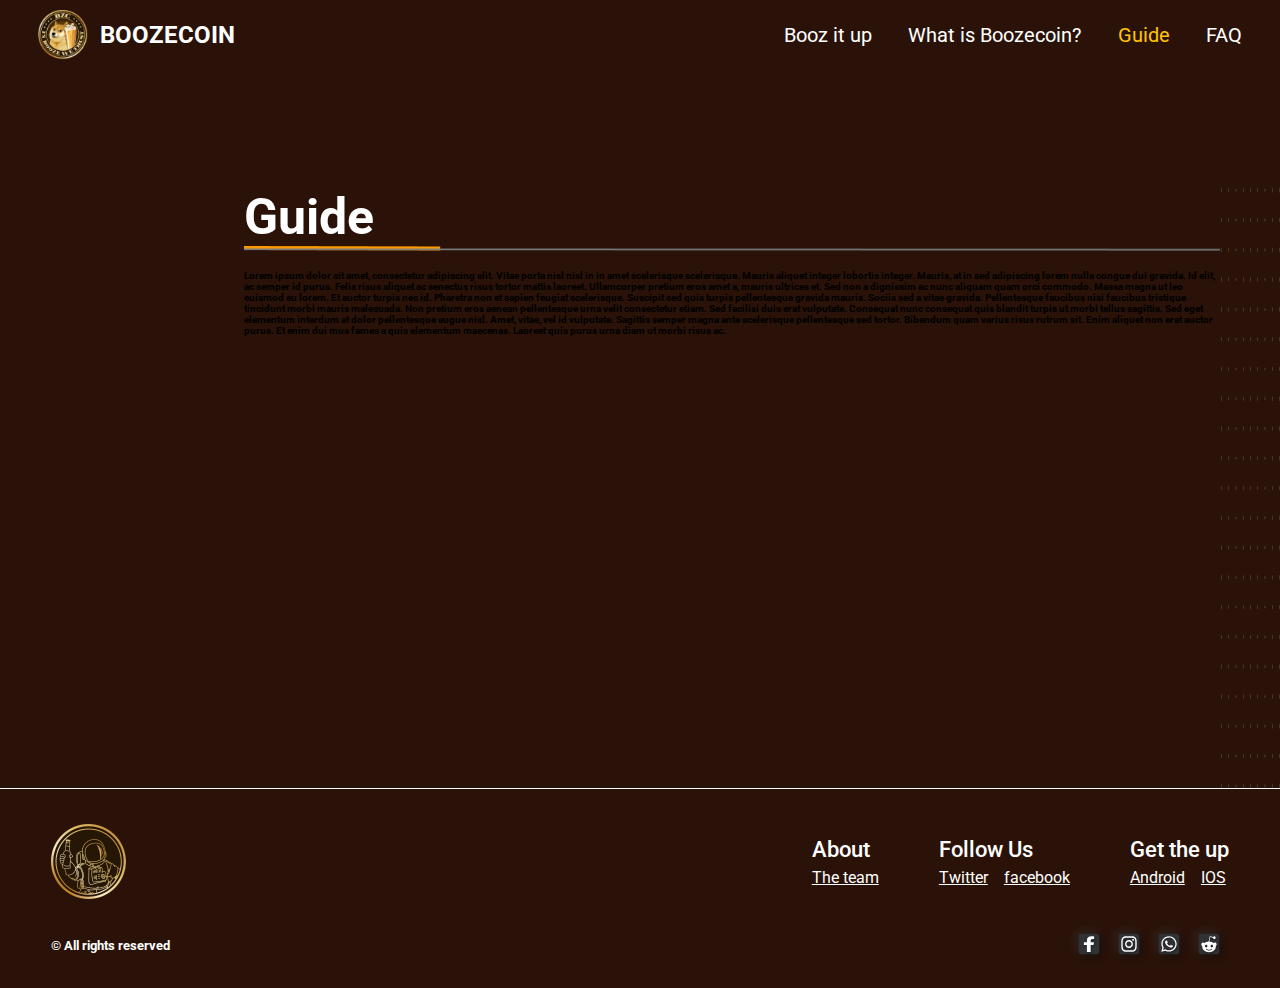
<file: guide.html>
<!DOCTYPE html>
<html lang="en">
<head>
    <meta charset="UTF-8">
    <meta http-equiv="X-UA-Compatible" content="IE=edge">
    <meta name="viewport" content="width=device-width, initial-scale=1.0">
    <title>Boozecoin</title>
    <link rel="stylesheet" href="main.css">
    <link rel="stylesheet" href="mobile.css">
</head>
<body>
    <div class="desktop">
    <header class="desktop-header">
        <a href="./index.html"><div class="logo">
            <img class="logo-icon" src="header-logo.png" alt="">
            <h2 class="text-logo">BOOZECOIN</h2>
        </div></a>
        <div class="header-links">
            <a class="header-link" href="./booz-it-up.html">Booz it up</a>
            <a class="header-link" href="./What-is-Boozecoin.html">What is Boozecoin?</a>
            <a class="header-link active" href="">Guide</a>
            <a class="header-link" href="./FAQ.html">FAQ</a>
        </div>
    </header>
    <main class="desktop-main">
        <div class="main-content">
            <div class="main-content__wrapper">
                <h1 class="title-text">Guide</h1>
                <img class="main-line" src="line-main.png" alt="">
                <p class="text-section__mobile">
                    Lorem ipsum dolor sit amet, consectetur adipiscing elit. Vitae porta nisl nisl in in amet scelerisque scelerisque. Mauris aliquet integer lobortis integer. Mauris, at in sed adipiscing lorem nulla congue dui gravida. Id elit, ac semper id purus. Felis risus aliquet ac senectus risus tortor mattis laoreet.
Ullamcorper pretium eros amet a, mauris ultrices et. Sed non a dignissim ac nunc aliquam quam orci commodo. Massa magna ut leo euismod eu lorem. Et auctor turpis nec id. Pharetra non et sapien feugiat scelerisque. Suscipit sed quis turpis pellentesque gravida mauris. Sociis sed a vitae gravida. Pellentesque faucibus nisi faucibus tristique tincidunt morbi mauris malesuada. Non pretium eros aenean pellentesque urna velit consectetur etiam. Sed facilisi duis erat vulputate. Consequat nunc consequat quis blandit turpis ut morbi tellus sagittis. Sed eget elementum interdum at dolor pellentesque augue nisl. Amet, vitae, vel id vulputate. Sagittis semper magna ante scelerisque pellentesque sed tortor. Bibendum quam varius risus rutrum sit.
Enim aliquet non erat auctor purus. Et enim dui mus fames a quis elementum maecenas. Laoreet quis purus urna diam ut morbi risus ac.
                </p>
            </div>
        </div>
        <div class="wrapper-points">
            <img class="points" src="point.png" alt="">
        </div>
    </main>
    <footer class="desktop-footer">
        <div class="footer__row-first">
            <img class="footer-cosmonaut" src="cosmonaut-footer.png" alt="">
            <div class="footer-links">
                <div class="footer-card">
                    <h4 class="footer-title">About</h4>
                    <a class="footer-link" href="#">The team</a>
                </div>
                <div class="footer-card">
                    <h4 class="footer-title">Follow Us</h4>
                    <div class="row-footer-link">
                        <a class="footer-link first" href="#">Twitter</a>
                        <a class="footer-link" href="#">facebook</a>
                    </div>
                </div>
                <div class="footer-card">
                    <h4 class="footer-title">Get the up</h4>
                    <div class="row-footer-link">
                        <a class="footer-link first" href="#">Android</a>
                        <a class="footer-link" href="#">IOS</a>
                    </div>
                </div>
            </div>
        </div>
        <div class="footer__row-second">
            <h5 class="copyright">© All rights reserved</h5>
            <div class="footer-icons">
                <a href="#"><img class="footer-icon" src="ic1.svg" alt=""></a>
                <a href="#"><img class="footer-icon" src="ic2.svg" alt=""></a>
                <a href="#"><img class="footer-icon" src="ic3.svg" alt=""></a>
                <a href="#"><img class="footer-icon" src="ic4.svg" alt=""></a>
            </div>
        </div>
    </footer>
    </div>
    <!-- MOBILE SITE  -->
    <div class="mobile">
        <header class="mobile-header">
            <nav role="navigation">
                <div id="menuToggle">
                  <!--
                  A fake / hidden checkbox is used as click reciever,
                  so you can use the :checked selector on it.
                  -->
                  <input type="checkbox" />
                  
                  <!--
                  Some spans to act as a hamburger.
                  
                  They are acting like a real hamburger,
                  not that McDonalds stuff.
                  -->
                  <span></span>
                  <span></span>
                  <span></span>
                  
                  <!--
                  Too bad the menu has to be inside of the button
                  but hey, it's pure CSS magic.
                  -->
                  <ul id="menu">
                    <a href="#"><li>Partner bars</li></a>
                    <a href="#"><li>Interactive map</li></a>
                    <a href="#"><li>Register your wall</li></a>
                    <a href="#"><li>Register your bar</li></a>
                  </ul>
                </div>
              </nav>
            <h2 class="header-text__mobile">BOOZECOIN</h2>
            <div class="wrapper-header-logo_mobile">
                <img class="header-logo__mobile" src="cosmonaut-footer.png" alt="">
            </div>
        </header>
        <main class="main-mobile">
            <div>
            <div style="display: flex; height: 86px;">
                <div class="wrapper-title-main-text_mobile">
                <h2 class="main-title-text_mobile">Buy and invest in your booze.</h2>
                </div>
                <div class="wrapper-icon-main_mobile">
                <img class="main-icon_mobile" src="cosmonaut-footer.png" alt="">
                </div>
            </div>
            <p class="main-text_mobile">Peer-to-peer digital currency to buy booze around the world</p>
            </div>
        </main>
        <section class="section-text_mobile">
            <div style="width: 85%;">
            <h2 class="title-section__mobile">BOOZ IT UP</h2>

            <p class="text-section__mobile">
                Market size of the bars and nightclubs in the US only is estimated by USD 22.33 bln.  and is projected to reach USD 38.09 Billion by 2028.
            </p>
            <p class="text-section__mobile">
                BZC is a project to create first ever decentralized global chain of bars. All partnering bars save their unique identity and at the same time united in one chain of bars that accept BZC what makes them listed in our BZC App map and all our promoting materials! BZC team provide full technical support for the use of BZC, from installation to cash out. Our timeline is based on several main stages: Launched BZC and the website late August 2021
            </p>
            <p class="text-section__mobile">
                BZC listed at the several swap services, starting with https://pancakeswap.finance/ - September 5th 2021
            </p>
            <p class="text-section__mobile">
                BZC is available for MetaMask swap – Early October 2021
            </p>
            <p class="text-section__mobile">
                BZC app developed and launched – late October 2021
            </p>
            <p class="text-section__mobile">
                BZC bar chain reach 100 partners - March 2022
            </p>
            <img class="line-section__mobile" src="LINE-MOBILE.png" alt="">
            <h2 class="title-section__mobile">WHAT IS BOOZECOIN?</h2>
            <p class="text-section__mobile">
                The COVID pandemic has divided us, isolated and distanced. Many turned out to be far from their relatives, friends, and their booze fellas. The Booze Coin project is an opportunity to treat your buddy on the other side of the world by paying for his/her booze with BZC.
            </p>
            <p class="text-section__mobile">
                As part of this project, we are creating an application that allows users to check in at a bar that accepts BZC, and all her/his friends will be notified of this, which in turn will allow them to treat their friend to a drink, even if s/he is on the other side of the world, with one finger move. The bar will receive BZC payment and your personal message about who this drink is for. This is an opportunity to support your booze fellow even at a distance. BZC rate is flexible, market based, and every participating bar just indicate the cost of the booze which is automatically recalculates to BZC by the current market rate.
            </p>
            <p class="text-section__mobile">
                But BZC is not just another coin to pay, you can invest in in your booze for the future! The emission of our token is 10 billion, and the initial cost of BZC is very low with the prospect of growth as its popularity grows.
            </p>
            <img class="section-small-line__mobile" src="line__mobile.png" alt="">
            </div>
        </section>
        <section class="section-social__mobile">
            <h2  class="title-section__mobile">YOU CAN FIND US HERE</h2>
            <div class="wrapper-cards-section__mobile">
                <div class="section-card">
                    <img class="social-item__mobile-1" src="ic-social-mobile1.png" alt="">
                    <h3 class="title-social__mobile">Reddit</h3>
                </div>
                <div class="section-card">
                    <img class="social-item__mobile-2" src="ic-social-mobile2.png" alt="">
                    <h3 class="title-social__mobile">Inst</h3>
                </div>
                <div class="section-card">
                    <img class="social-item__mobile-3" src="ic-social-mobile3.png" alt="">
                    <h3 class="title-social__mobile">Telegram</h3>
                </div>
                <div class="section-card">
                    <img class="social-item__mobile-4" src="ic-social-mobile4.png" alt="">
                    <h3 class="title-social__mobile">Twitter</h3>
                </div>
            </div>
        </section>
        <section class="section-text_mobile" style="margin-bottom: 5%;">
            <div style="width: 85%;">
                <img class="line-section__mobile" src="LINE-MOBILE.png" alt="">
                <h2 class="title-section__mobile">WHAT IS BOOZECOIN?</h2>

                <p class="text-section__mobile">
                    The COVID pandemic has divided us, isolated and distanced. Many turned out to be far from their relatives, friends, and their booze fellas. The Booze Coin project is an opportunity to treat your buddy on the other side of the world by paying for his/her booze with BZC.
                </p>
                <p class="text-section__mobile">
                    As part of this project, we are creating an application that allows users to check in at a bar that accepts BZC, and all her/his friends will be notified of this, which in turn will allow them to treat their friend to a drink, even if s/he is on the other side of the world, with one finger move. The bar will receive BZC payment and your personal message about who this drink is for. This is an opportunity to support your booze fellow even at a distance. BZC rate is flexible, market based, and every participating bar just indicate the cost of the booze which is automatically recalculates to BZC by the current market rate.
                </p>
                <p class="text-section__mobile">
                    But BZC is not just another coin to pay, you can invest in in your booze for the future! The emission of our token is 10 billion, and the initial cost of BZC is very low with the prospect of growth as its popularity grows.
                </p>
                <img class="line-section__mobile" src="/LINE-MOBILE.png" alt="">
                <h2 class="title-section__mobile">GUIDE</h2>
                <p class="text-section__mobile">
                    Lorem ipsum dolor sit amet, consectetur adipiscing elit. Vitae porta nisl nisl in in amet scelerisque scelerisque. Mauris aliquet integer lobortis integer. Mauris, at in sed adipiscing lorem nulla congue dui gravida. Id elit, ac semper id purus. Felis risus aliquet ac senectus risus tortor mattis laoreet. Ullamcorper pretium eros amet a, mauris ultrices et. Sed non a dignissim ac nunc aliquam quam orci commodo. Massa magna ut leo euismod eu lorem. Et auctor turpis nec id. Pharetra non et sapien feugiat scelerisque. Suscipit sed quis turpis pellentesque gravida mauris. Sociis sed a vitae gravida. Pellentesque faucibus nisi faucibus tristique tincidunt morbi mauris malesuada. Non pretium eros aenean pellentesque urna velit consectetur etiam. Sed facilisi duis erat vulputate. Consequat nunc consequat quis blandit turpis ut morbi tellus sagittis. Sed eget elementum interdum at dolor pellentesque augue nisl. Amet, vitae, vel id vulputate. Sagittis semper magna ante scelerisque pellentesque sed tortor. Bibendum quam varius risus rutrum sit. Enim aliquet non erat auctor purus. Et enim dui mus fames a quis elementum maecenas. Laoreet quis purus urna diam ut morbi risus ac.
                </p>
            </div>
        </section>
        <footer class="footer-mobile">
            <div class="footer-row__mobile">
                <div class="card-footer__mobile">
                    <h3 class="title-footer__mobile">About</h3>
                    <div class="footer-links__mobile">
                        <a href="" class="footer-link__mobile">The team</a>
                    </div>
                </div>
                <div class="card-footer__mobile">
                    <h3 class="title-footer__mobile">Follow Us</h3>
                    <div class="footer-links__mobile">
                        <a href="" class="footer-link__mobile">Twitter</a>
                        <a href="" class="footer-link__mobile">Facebook</a>
                    </div>
                </div>
                <div class="card-footer__mobile">
                    <h3 class="title-footer__mobile">Get the app</h3>
                    <div class="footer-links__mobile">
                        <a href="" class="footer-link__mobile">Android</a>
                        <a href="" class="footer-link__mobile">IOS</a>
                    </div>
                </div>
            </div>
            <div class="footer-icons__mobile">
                <a href="#"><img src="twiiter-footer-m1.png" alt="" class="footer-icon__mobile"></a>
                <a href="#"><img src="twiiter-footer-m2.png" alt="" class="footer-icon__mobile"></a>
                <a href="#"><img src="twiiter-footer-m3.png" alt="" class="footer-icon__mobile"></a>
                <a href="#"><img src="twiiter-footer-m4.png" alt="" class="footer-icon__mobile"></a>
            </div>
        </footer>
    </div>
</body>
</html>
</file>
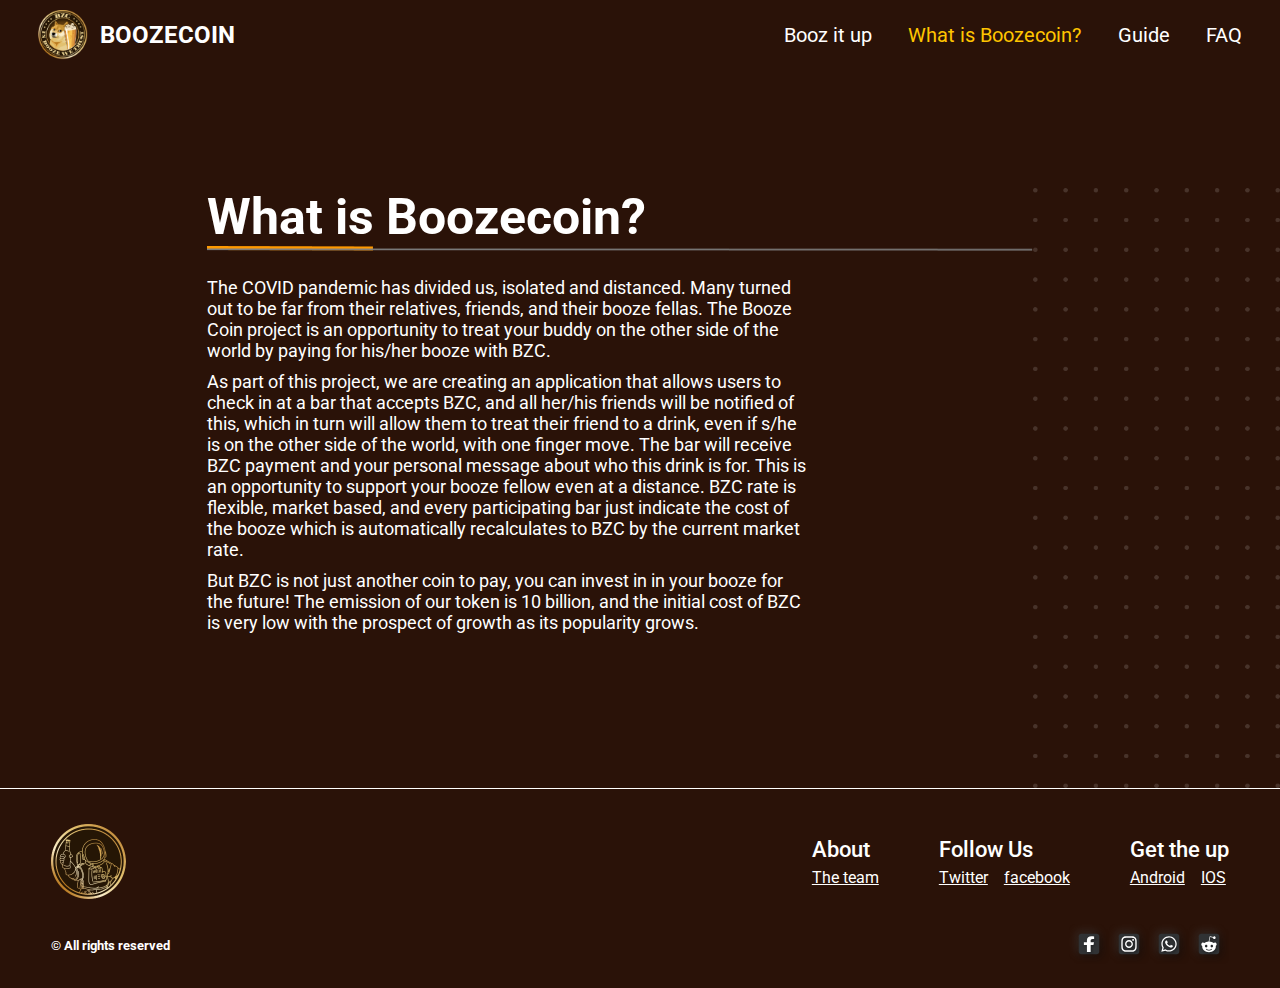
<file: What-is-Boozecoin.html>
<!DOCTYPE html>
<html lang="en">
<head>
    <meta charset="UTF-8">
    <meta http-equiv="X-UA-Compatible" content="IE=edge">
    <meta name="viewport" content="width=device-width, initial-scale=1.0">
    <title>Boozecoin</title>
    <link rel="stylesheet" href="main.css">
    <link rel="stylesheet" href="mobile.css">
</head>
<body>
    <div class="desktop">
        <header class="desktop-header">
            <a href="./index.html"><div class="logo">
                <img class="logo-icon" src="header-logo.png" alt="">
                <h2 class="text-logo">BOOZECOIN</h2>
            </div></a>
            <div class="header-links">
                <a class="header-link" href="./booz-it-up.html">Booz it up</a>
                <a class="header-link active" href="">What is Boozecoin?</a>
                <a class="header-link" href="./guide.html">Guide</a>
                <a class="header-link" href="./FAQ.html">FAQ</a>
            </div>
        </header>
        <main class="desktop-main">
            <div class="main-content">
                <div class="main-content__wrapper">
                    <h1 class="title-text">What is Boozecoin?</h1>
                    <img class="main-line" src="line-main.png" alt="">
                    <p class="main-text" style="margin-top: 10px;">
                        The COVID pandemic has divided us, isolated and distanced. Many turned out to be far from their relatives, friends, and their booze fellas. The Booze Coin project is an opportunity to treat your buddy on the other side of the world by paying for his/her booze with BZC.
                    </p>
                    <p class="main-text" style="margin-top: 10px;">
                        As part of this project, we are creating an application that allows users to check in at a bar that accepts BZC, and all her/his friends will be notified of this, which in turn will allow them to treat their friend to a drink, even if s/he is on the other side of the world, with one finger move. The bar will receive BZC payment and your personal message about who this drink is for. This is an opportunity to support your booze fellow even at a distance.
BZC rate is flexible, market based, and every participating bar just indicate the cost of the booze which is automatically recalculates to BZC by the current market rate.
                    </p>
                    <p class="main-text" style="margin-top: 10px;">
                        But BZC is not just another coin to pay, you can invest in in your booze for the future! The emission of our token is 10 billion, and the initial cost of BZC is very low with the prospect of growth as its popularity grows.

                    </p>
                </div>
            </div>
            <div class="wrapper-points">
                <img class="points" src="point.png" alt="">
            </div>
        </main>
        <footer class="desktop-footer">
            <div class="footer__row-first">
                <img class="footer-cosmonaut" src="cosmonaut-footer.png" alt="">
                <div class="footer-links">
                    <div class="footer-card">
                        <h4 class="footer-title">About</h4>
                        <a class="footer-link" href="#">The team</a>
                    </div>
                    <div class="footer-card">
                        <h4 class="footer-title">Follow Us</h4>
                        <div class="row-footer-link">
                            <a class="footer-link first" href="#">Twitter</a>
                            <a class="footer-link" href="#">facebook</a>
                        </div>
                    </div>
                    <div class="footer-card">
                        <h4 class="footer-title">Get the up</h4>
                        <div class="row-footer-link">
                            <a class="footer-link first" href="#">Android</a>
                            <a class="footer-link" href="#">IOS</a>
                        </div>
                    </div>
                </div>
            </div>
            <div class="footer__row-second">
                <h5 class="copyright">© All rights reserved</h5>
                <div class="footer-icons">
                    <a href="#"><img class="footer-icon" src="ic1.svg" alt=""></a>
                    <a href="#"><img class="footer-icon" src="ic2.svg" alt=""></a>
                    <a href="#"><img class="footer-icon" src="ic3.svg" alt=""></a>
                    <a href="#"><img class="footer-icon" src="ic4.svg" alt=""></a>
                </div>
            </div>
        </footer>
        </div>
        <!-- MOBILE SITE  -->
        <div class="mobile">
            <header class="mobile-header">
                <nav role="navigation">
                    <div id="menuToggle">
                      <!--
                      A fake / hidden checkbox is used as click reciever,
                      so you can use the :checked selector on it.
                      -->
                      <input type="checkbox" />
                      
                      <!--
                      Some spans to act as a hamburger.
                      
                      They are acting like a real hamburger,
                      not that McDonalds stuff.
                      -->
                      <span></span>
                      <span></span>
                      <span></span>
                      
                      <!--
                      Too bad the menu has to be inside of the button
                      but hey, it's pure CSS magic.
                      -->
                      <ul id="menu">
                        <a href="#"><li>Partner bars</li></a>
                        <a href="#"><li>Interactive map</li></a>
                        <a href="#"><li>Register your wall</li></a>
                        <a href="#"><li>Register your bar</li></a>
                      </ul>
                    </div>
                  </nav>
                <h2 class="header-text__mobile">BOOZECOIN</h2>
                <div class="wrapper-header-logo_mobile">
                    <img class="header-logo__mobile" src="cosmonaut-footer.png" alt="">
                </div>
            </header>
            <main class="main-mobile">
                <div>
                <div style="display: flex; height: 86px;">
                    <div class="wrapper-title-main-text_mobile">
                    <h2 class="main-title-text_mobile">Buy and invest in your booze.</h2>
                    </div>
                    <div class="wrapper-icon-main_mobile">
                    <img class="main-icon_mobile" src="cosmonaut-footer.png" alt="">
                    </div>
                </div>
                <p class="main-text_mobile">Peer-to-peer digital currency to buy booze around the world</p>
                </div>
            </main>
            <section class="section-text_mobile">
                <div style="width: 85%;">
                <h2 class="title-section__mobile">BOOZ IT UP</h2>
    
                <p class="text-section__mobile">
                    Market size of the bars and nightclubs in the US only is estimated by USD 22.33 bln.  and is projected to reach USD 38.09 Billion by 2028.
                </p>
                <p class="text-section__mobile">
                    BZC is a project to create first ever decentralized global chain of bars. All partnering bars save their unique identity and at the same time united in one chain of bars that accept BZC what makes them listed in our BZC App map and all our promoting materials! BZC team provide full technical support for the use of BZC, from installation to cash out. Our timeline is based on several main stages: Launched BZC and the website late August 2021
                </p>
                <p class="text-section__mobile">
                    BZC listed at the several swap services, starting with https://pancakeswap.finance/ - September 5th 2021
                </p>
                <p class="text-section__mobile">
                    BZC is available for MetaMask swap – Early October 2021
                </p>
                <p class="text-section__mobile">
                    BZC app developed and launched – late October 2021
                </p>
                <p class="text-section__mobile">
                    BZC bar chain reach 100 partners - March 2022
                </p>
                <img class="line-section__mobile" src="LINE-MOBILE.png" alt="">
                <h2 class="title-section__mobile">WHAT IS BOOZECOIN?</h2>
                <p class="text-section__mobile">
                    The COVID pandemic has divided us, isolated and distanced. Many turned out to be far from their relatives, friends, and their booze fellas. The Booze Coin project is an opportunity to treat your buddy on the other side of the world by paying for his/her booze with BZC.
                </p>
                <p class="text-section__mobile">
                    As part of this project, we are creating an application that allows users to check in at a bar that accepts BZC, and all her/his friends will be notified of this, which in turn will allow them to treat their friend to a drink, even if s/he is on the other side of the world, with one finger move. The bar will receive BZC payment and your personal message about who this drink is for. This is an opportunity to support your booze fellow even at a distance. BZC rate is flexible, market based, and every participating bar just indicate the cost of the booze which is automatically recalculates to BZC by the current market rate.
                </p>
                <p class="text-section__mobile">
                    But BZC is not just another coin to pay, you can invest in in your booze for the future! The emission of our token is 10 billion, and the initial cost of BZC is very low with the prospect of growth as its popularity grows.
                </p>
                <img class="section-small-line__mobile" src="line__mobile.png" alt="">
                </div>
            </section>
            <section class="section-social__mobile">
                <h2  class="title-section__mobile">YOU CAN FIND US HERE</h2>
                <div class="wrapper-cards-section__mobile">
                    <div class="section-card">
                        <img class="social-item__mobile-1" src="ic-social-mobile1.png" alt="">
                        <h3 class="title-social__mobile">Reddit</h3>
                    </div>
                    <div class="section-card">
                        <img class="social-item__mobile-2" src="ic-social-mobile2.png" alt="">
                        <h3 class="title-social__mobile">Inst</h3>
                    </div>
                    <div class="section-card">
                        <img class="social-item__mobile-3" src="ic-social-mobile3.png" alt="">
                        <h3 class="title-social__mobile">Telegram</h3>
                    </div>
                    <div class="section-card">
                        <img class="social-item__mobile-4" src="ic-social-mobile4.png" alt="">
                        <h3 class="title-social__mobile">Twitter</h3>
                    </div>
                </div>
            </section>
            <section class="section-text_mobile" style="margin-bottom: 5%;">
                <div style="width: 85%;">
                    <img class="line-section__mobile" src="LINE-MOBILE.png" alt="">
                    <h2 class="title-section__mobile">WHAT IS BOOZECOIN?</h2>
    
                    <p class="text-section__mobile">
                        The COVID pandemic has divided us, isolated and distanced. Many turned out to be far from their relatives, friends, and their booze fellas. The Booze Coin project is an opportunity to treat your buddy on the other side of the world by paying for his/her booze with BZC.
                    </p>
                    <p class="text-section__mobile">
                        As part of this project, we are creating an application that allows users to check in at a bar that accepts BZC, and all her/his friends will be notified of this, which in turn will allow them to treat their friend to a drink, even if s/he is on the other side of the world, with one finger move. The bar will receive BZC payment and your personal message about who this drink is for. This is an opportunity to support your booze fellow even at a distance. BZC rate is flexible, market based, and every participating bar just indicate the cost of the booze which is automatically recalculates to BZC by the current market rate.
                    </p>
                    <p class="text-section__mobile">
                        But BZC is not just another coin to pay, you can invest in in your booze for the future! The emission of our token is 10 billion, and the initial cost of BZC is very low with the prospect of growth as its popularity grows.
                    </p>
                    <img class="line-section__mobile" src="LINE-MOBILE.png" alt="">
                    <h2 class="title-section__mobile">GUIDE</h2>
                    <p class="text-section__mobile">
                        Lorem ipsum dolor sit amet, consectetur adipiscing elit. Vitae porta nisl nisl in in amet scelerisque scelerisque. Mauris aliquet integer lobortis integer. Mauris, at in sed adipiscing lorem nulla congue dui gravida. Id elit, ac semper id purus. Felis risus aliquet ac senectus risus tortor mattis laoreet. Ullamcorper pretium eros amet a, mauris ultrices et. Sed non a dignissim ac nunc aliquam quam orci commodo. Massa magna ut leo euismod eu lorem. Et auctor turpis nec id. Pharetra non et sapien feugiat scelerisque. Suscipit sed quis turpis pellentesque gravida mauris. Sociis sed a vitae gravida. Pellentesque faucibus nisi faucibus tristique tincidunt morbi mauris malesuada. Non pretium eros aenean pellentesque urna velit consectetur etiam. Sed facilisi duis erat vulputate. Consequat nunc consequat quis blandit turpis ut morbi tellus sagittis. Sed eget elementum interdum at dolor pellentesque augue nisl. Amet, vitae, vel id vulputate. Sagittis semper magna ante scelerisque pellentesque sed tortor. Bibendum quam varius risus rutrum sit. Enim aliquet non erat auctor purus. Et enim dui mus fames a quis elementum maecenas. Laoreet quis purus urna diam ut morbi risus ac.
                    </p>
                </div>
            </section>
            <footer class="footer-mobile">
                <div class="footer-row__mobile">
                    <div class="card-footer__mobile">
                        <h3 class="title-footer__mobile">About</h3>
                        <div class="footer-links__mobile">
                            <a href="" class="footer-link__mobile">The team</a>
                        </div>
                    </div>
                    <div class="card-footer__mobile">
                        <h3 class="title-footer__mobile">Follow Us</h3>
                        <div class="footer-links__mobile">
                            <a href="" class="footer-link__mobile">Twitter</a>
                            <a href="" class="footer-link__mobile">Facebook</a>
                        </div>
                    </div>
                    <div class="card-footer__mobile">
                        <h3 class="title-footer__mobile">Get the app</h3>
                        <div class="footer-links__mobile">
                            <a href="" class="footer-link__mobile">Android</a>
                            <a href="" class="footer-link__mobile">IOS</a>
                        </div>
                    </div>
                </div>
                <div class="footer-icons__mobile">
                    <a href="#"><img src="twiiter-footer-m1.png" alt="" class="footer-icon__mobile"></a>
                    <a href="#"><img src="twiiter-footer-m2.png" alt="" class="footer-icon__mobile"></a>
                    <a href="#"><img src="twiiter-footer-m3.png" alt="" class="footer-icon__mobile"></a>
                    <a href="#"><img src="twiiter-footer-m4.png" alt="" class="footer-icon__mobile"></a>
                </div>
            </footer>
        </div>
</body>
</html>
</file>
<file: style.css>
@import url("https://fonts.googleapis.com/css2?family=Roboto:wght@400;500;700&display=swap");
@import url(https://allfont.ru/allfont.css?fonts=comic-sans-ms);
body {
  margin: 0;
  background: #2A1208;
  font-family: "Roboto", sans-serif;
  position: relative;
}
a{
  text-decoration: none;
  color: white;
  height: auto;
}
ul{
  padding: 0;
}
.background-line{
  width: 100%;
  height: 100%;
  background-repeat: no-repeat;
  background-size: cover;
  background-image: url(background1.png);
}
.wrapper-main{
  display: flex;
  justify-content: space-between;
  align-items: center;
}
.button {
  border: none;
  outline: none;
  color: #FFFFFF;
  cursor: pointer;
}
.desktop-header{
  width: 100%;
  height: 160px;
}
.header__nav {
  width: 100%;
  display: flex;
  justify-content: space-between;
  padding: 0;
}
.header__first-btns{
  display: flex;
  margin-left: 4%;
  width: 30%;
}
.header__last-btns{
  display: flex;
  justify-content: space-between;
  margin-right: 4%;
  width: 30%;
}
.header__link:hover{
  transition: 0.2s;
}
.header__link:hover, .footer-link:hover{
  color: rgb(199, 199, 199);
}
li {
  list-style-type: none;
}

.header__logo {
  cursor: pointer;
  width: 120px;
  height: 120px;
  transform: rotate(-11deg);
} 
.text-logo{
  color: white;
  font-size: 30px;
  margin: 0;
  font-weight: 700;
}
.wrapper-text{
  margin-left: 4%;
  width: 52%;
}
.main__title {
  width: 260px;
  margin-top: 10%;
}

.main__subtitle {
  width: 300px;
  height: 92px;
}
.subtitle-text{
  margin-top: 10px;
  font-weight: 400;
  font-size: 20px;
  line-height: 46px;
  color: #FFFFFF;
  font-family: 'Comic Sans MS', arial;
  height: 30px;
  margin: 0;
}
.title-text{
  font-weight: 700;
  font-size: 38px;
  line-height: 64px;
  color: #FFFFFF;
  height: 40px;
  margin: 0;
}
.subtitle-text:first-child{
  margin-top: 5%;
}

.main__wrapper {
  display: flex;
  margin-top: 2%;
  margin-top: 15%;
  justify-content: space-between;
  width: 100%;
}
.main__button {
  cursor: pointer;
  width: 140px;
  height: 48px;
  border: none;
  outline: none;
  font-weight: 500;
  font-size: 14px;
  line-height: 26px;
  color: #FFFFFF;
  background: #684131;
  border-radius: 5px;
}
.main__item {
  width: 232px;
  height: 80px;
  background: #553622;
  border-bottom-left-radius: 50px;
  border-top-left-radius: 50px;
  border-top-right-radius: 25px;
  border-bottom-right-radius: 25px;
  margin-left: 3%;
  margin-top: 3%;
  padding-right: 1%;

  display: -webkit-box;
  display: -ms-flexbox;
  display: flex;
  align-items: center;
  cursor: pointer;
}
.cosmonaut{
  width: 60px;
  height: 60px;
  margin: 5px 15px 5px 8px;
}
.main__text {
  width: 180px;
  height: 40px;
  font-weight: 500;
  font-size: 14px;
  line-height: 20px;
  color: #FFFFFF;
  vertical-align: center;
}
.header__btn-border{
  border: 2px solid #FF9B00;
  padding: 7px 15px;
  border-radius: 8px;
  transition: 0.4s;
}
.header__btn-border:hover{ 
  background-color: #ffa806;
  border: 2px solid #f4f800;
}
.border {
  border: 14px solid #2A1208;
  border-radius: 50%;
  margin-right: 25px;
}
.wrapper-img-text{
  display: flex;
  justify-content: space-between;
  width: 100%;
}
.border .background{
  border-radius: 50%;
  transform: rotate(-11deg)
}
.header__title{
  display: flex;
  align-items: center;
  flex-direction: column;
}

.aside {
  display: flex;
  justify-content: space-between;
  align-items: center;
  flex-direction: column;
  padding-right: 5%;
  margin: 10% 0;
}
.wrapper-content{
  display: flex;
}
.aside__wrapper img {
  width: 40px;
  cursor: pointer;
}
.aside__items{
  width: 40px;
  height: 40px;
}
.booz-it-up{
  margin-right: 40px;
}
.delimiter {
  height: 1px;
  background: #FFF;
  margin-top: 45px;
}
.background{
  width: 370px;
  height: 370px;
}
.wrapper-img-main{
  display: flex;
  justify-content: flex-end;
}
.footer {
  position: relative;
}
.footer__container {
  padding-top: 40px;
  margin-left: 90px;
}
.footer__inner {
  position: absolute;
  width: 683px;
  height: 156px;
  display: -webkit-box;
  display: -ms-flexbox;
  display: flex;
  top: 60px;
  right: 90px;
}
.footer .two {
  margin-left: 135px;
  margin-right: 98px;
}
.footer__header {
  font-weight: 500;
  font-size: 33px;
  line-height: 39px;
  color: #FFFFFF;
}
.footer__link {
  color: #fff;
  display: inline-block;
  margin-top: 10px;
  font-weight: 500;
  font-size: 21px;
}
.footer .unique {
  margin-left: 20px;
}
.footer__wrapper {
  margin-top: 156px;
  width: 100%;
  display: -webkit-box;
  display: -ms-flexbox;
  display: flex;
  -webkit-box-pack: justify;
      -ms-flex-pack: justify;
          justify-content: space-between;
  height: 40px;
}
.footer__social-items .social-item img {
  width: 30px;
  height: 30px;
}
.present{
  margin: 200px auto 0;
  color:#fff;
  position: relative;
  height: 1870px;
  overflow-y: hidden;
}
.present__title{
  font-size: 42px;
  line-height: 1.23;
  margin: 0 770px; 
  width: 400px;
  font-weight: 700;
}
.present__wrapper{
  display: flex;
  margin: 30px auto 0;
  width: 1140px;
}
.present__left{
  width: 560px;
}
.present__right{
  width: 560px;
  margin-left: 20px;
}
.present__elem{
  margin: 5px 0 5px;
}
.present__elem:nth-child(2){
  margin-bottom:10px ;
  margin-top: 25px;
}
.present__elem:nth-child(7){
  margin-bottom:10px ;
  margin-top: 225px;
}
.present__elem:nth-child(9){
  margin-top:10px;
  margin-bottom: 10px;
}
.present__header{
  font-size: 18px;
    line-height: 1.55;
    font-weight:700;
}
.present__subheader{
  font-size: 16px;
    line-height: 1.55;
}
ol{
  margin: 0 0 0 30px;
  padding: 0;
}
.form{
  margin-top: 25px;
}
.form label{
  font-weight: 700;
  margin-top: 25px;
  margin-bottom: 10px;
  display: block;
}
.form input{
  display: flex;
flex-direction: column;
align-items: flex-start;
padding: 12px;
position: static;
width: 420px;
height: 30px;
background: #F8FAFC;
border-radius: 4px;
flex: none;
order: 1;
align-self: stretch;
flex-grow: 0;
margin: 2px 0px;
border:none;
outline: none;
font-size: 15px;
}


.present .present__button{
  margin-top: 100px;
  margin-left: 450px;
  display: block;
  width: 220px;
  text-decoration: none;
  color:#fff;
  font-weight: 300;
  background: #0048D9;
  height: 50px;
  display: flex;
  justify-content: center;
  align-items:center;
  border-radius:50px
}
.desktop-footer{
  padding: 20px 4%; 
  padding-top: 35px;
}
.copyright{
  color: white
}
.footer__row-first{
  display: flex;
  justify-content: space-between;
  align-items: center;
}
.first{
  margin-right: 12px;
}
.footer__row-second{
  display: flex;
  justify-content: space-between;
  align-items: center;
  margin-top: 2%;
}
.footer-links{
  display: flex;
}
.footer-link{
  text-decoration-line: underline;
  text-decoration-style: solid;
  text-decoration-color: white;
  transition: 0.2s;
}
.footer-title{
  margin: 0;
  margin-bottom: 6px;
  color: white;
  font-size: 22px;
  font-weight: 500;
}
.footer-icons{
  display: flex;

}
.footer-card{
  margin-right: 60px;
}
.footer-card:last-child{
  margin-right: 0;
}
.footer-icon{
  width: 50px;
  height: 50px;
}
.main-content{
  display: flex;
  align-items: center;
  justify-content: space-between;
  width: 100%;
}
/* index site */

 @media only screen and (min-width: 768px) {
  .footer-cosmonaut{
    width: 45px;
    height: 45px;
  }
  .background-line{
    background-image: url(background1-3.png);
  }
  .wrapper-img-main{
    margin-right: 0%;
  }
  .booz-it-up{
    margin-right: 30px;
  }
  .aside{
    display:flex;
  }
  .main__button{
      width: 105px;
      height: 30px;
      font-size: 10px
  }
  .wrapper-text{
    width: 57%;
  }
  .background{
    width: 230px;
    height: 230px;
  }
  .title-text{
    font-size: 30px;
    height: 40px;
  }
  .subtitle-text{
    font-size: 16px;
    height: 25px;
  }
  .footer-link{
    font-size: 12px;
  }
  .footer-title{
    margin: 0;
    margin-bottom: 6px;
    font-size: 16px;
  }
  .footer-icon{
    width: 45px;
    height: 45px;
  }
  .footer-card{
    margin-right: 30px;
  }
  .copyright{
    font-size: 12px;
  }
  .main__item {
    width: 180px;
    height: 60px;
    background: #553622;
    border-bottom-left-radius: 50px;
    border-top-left-radius: 50px;
    border-top-right-radius: 25px;
    border-bottom-right-radius: 25px;
    margin-left: 3%;
    margin-top: 3%;
    padding-right: 1%;
  }
  .cosmonaut{
    width: 50px;
    height: 50px;
    margin: 3px 3px 5px 8px;
  }
  .main__text {
    width: 180px;
    font-size: 10px;
  }
  .header__logo {
    cursor: pointer;
    width: 80px;
    height: 80px;
    transform: rotate(-11deg);
  } 
  .text-logo{
    font-size: 20px;;
  }
  .header__link, .header__btn-border{
    font-size: 12px;
  }
  .header__btn-border{
    padding: 7px 15px;
  border-radius: 8px;
  }
  .header__last-btns,.header__first-btns{
    width: 35%;
  }
  .aside__items{
    width: 30px;
    height: 30px;
  }
  .border{
    margin-right: 5px;
  }
} 
@media only screen and (min-width: 1024px) {
  .header__link, .header__btn-border{
    font-size: 14px;
  }
  .footer-cosmonaut{
    width: 45px;
    height: 45px;
  }
  .wrapper-img-main{
    margin-right: 0%;
  }
  .background-line{
    background-image: url(background1-1.png);
  }
  .booz-it-up{
    margin-right: 40px;
  }
  .aside{
    display:flex;
  }
  .main__button{
      width: 140px;
      height: 35px;
      font-size: 14px
  }
  .background{
    width: 300px;
    height: 300px;
  }
  .title-text{
    font-size: 30px;
    height: 40px;
  }
  .subtitle-text{
    font-size: 16px;
    height: 25px;
  }
  .wrapper-text{
    margin-left: 4%;
    width: 56%;
  }
  .footer-link{
    text-decoration-line: underline;
    text-decoration-style: solid;
    text-decoration-color: white;
    transition: 0.2s;
    font-size: 14px;
  }
  .footer-title{
    margin: 0;
    margin-bottom: 6px;
    color: white;
    font-size: 18px;
    font-weight: 500;
  }
  .footer-card{
    margin-right: 40px;
  }
  .header__btn-border{
    padding: 7px 15px;
    border-radius: 8px;
  }
  .header__first-btns{
  display: flex;
  margin-left: 4%;
  width: 30%;
}
.header__last-btns{
  display: flex;
  justify-content: space-between;
  margin-right: 4%;
  width: 30%;
}
.header__logo {
  cursor: pointer;
  width: 120px;
  height: 120px;
  transform: rotate(-11deg);
} 
.text-logo{
  color: white;
  font-size: 30px;
  margin: 0;
  font-weight: 700;
}
.wrapper-text{
  margin-left: 4%;
  width: 56%;
}
.main__title {
  width: 260px;
  margin-top: 10%;
}

.main__subtitle {
  width: 300px;
  height: 92px;
}
.subtitle-text{
  margin-top: 10px;
  font-weight: 400;
  font-size: 20px;
  line-height: 46px;
  color: #FFFFFF;
  font-family: 'Comic Sans MS', arial;
  height: 30px;
  margin: 0;
}
.title-text{
  font-weight: 700;
  font-size: 38px;
  line-height: 64px;
  color: #FFFFFF;
  height: 40px;
  margin: 0;
}
.subtitle-text:first-child{
  margin-top: 5%;
}

.main__wrapper {
  display: flex;
  margin-top: 2%;
  margin-top: 15%;
  justify-content: space-between;
  width: 100%;
}
.main__button {
  cursor: pointer;
  width: 140px;
  height: 48px;
  border: none;
  outline: none;
  font-weight: 500;
  font-size: 14px;
  line-height: 26px;
  color: #FFFFFF;
  background: #684131;
  border-radius: 5px;
}
.main__item {
  width: 232px;
  height: 80px;
  background: #553622;
  border-bottom-left-radius: 50px;
  border-top-left-radius: 50px;
  border-top-right-radius: 25px;
  border-bottom-right-radius: 25px;
  margin-left: 3%;
  margin-top: 3%;
  padding-right: 1%;

  display: -webkit-box;
  display: -ms-flexbox;
  display: flex;
  align-items: center;
  cursor: pointer;
}
.cosmonaut{
  width: 60px;
  height: 60px;
  margin: 5px 15px 5px 8px;
}
.main__text {
  width: 180px;
  height: 40px;
  font-weight: 500;
  font-size: 14px;
  line-height: 20px;
  color: #FFFFFF;
  vertical-align: center;
}
.header__btn-border{
  border: 2px solid #FF9B00;
  padding: 7px 15px;
  border-radius: 8px;
  transition: 0.4s;
}
}

@media only screen and (min-width: 1300px) {
  .header__link, .header__btn-border{
    font-size: 18px;
  }
  .background-line{
    width: 100%;
    height: 100%;
    background-repeat: no-repeat;
    background-size: cover;
    background-image: url(background1.png);
  }
  .wrapper-main{
    display: flex;
    justify-content: space-between;
    align-items: center;
  }
  .button {
    border: none;
    outline: none;
    color: #FFFFFF;
    cursor: pointer;
  }
  .descktop-header{
    width: 100%;
    height: 160px;
  }
  .header__nav {
    width: 100%;
    display: flex;
    justify-content: space-between;
    padding: 0;
  }
  .header__first-btns{
    display: flex;
    margin-left: 4%;
    width: 30%;
  }
  .header__last-btns{
    display: flex;
    justify-content: space-between;
    margin-right: 4%;
    width: 30%;
  }
  .header__link:hover{
    transition: 0.2s;
  }
  .header__link:hover, .footer-link:hover{
    color: rgb(199, 199, 199);
  }
  li {
    list-style-type: none;
  }
  
  .header__logo {
    cursor: pointer;
    width: 120px;
    height: 120px;
    transform: rotate(-11deg);
  } 
  .text-logo{
    color: white;
    font-size: 30px;
    margin: 0;
    font-weight: 700;
  }
  .wrapper-text{
    margin-left: 4%;
    width: 56%;
  }
  .main__title {
    width: 260px;
    margin-top: 10%;
  }
  
  .main__subtitle {
    width: 300px;
    height: 92px;
  }
  .subtitle-text{
    margin-top: 10px;
    font-weight: 400;
    font-size: 20px;
    line-height: 46px;
    color: #FFFFFF;
    font-family: 'Comic Sans MS', arial;
    height: 30px;
    margin: 0;
  }
  .title-text{
    font-weight: 700;
    font-size: 38px;
    line-height: 64px;
    color: #FFFFFF;
    height: 40px;
    margin: 0;
  }
  .subtitle-text:first-child{
    margin-top: 5%;
  }
  
  .main__wrapper {
    display: flex;
    margin-top: 2%;
    margin-top: 15%;
    justify-content: space-between;
    width: 100%;
  }
  .main__button {
    cursor: pointer;
    width: 170px;
    height: 48px;
    border: none;
    outline: none;
    font-weight: 500;
    font-size: 16px;
    line-height: 26px;
    color: #FFFFFF;
    background: #684131;
    border-radius: 5px;
  }
  .main__item {
    width: 232px;
    height: 80px;
    background: #553622;
    border-bottom-left-radius: 50px;
    border-top-left-radius: 50px;
    border-top-right-radius: 25px;
    border-bottom-right-radius: 25px;
    margin-left: 3%;
    margin-top: 3%;
    padding-right: 1%;
  
    display: -webkit-box;
    display: -ms-flexbox;
    display: flex;
    align-items: center;
    cursor: pointer;
  }
  .cosmonaut{
    width: 60px;
    height: 60px;
    margin: 5px 15px 5px 8px;
  }
  .main__text {
    width: 180px;
    height: 40px;
    font-weight: 500;
    font-size: 14px;
    line-height: 20px;
    color: #FFFFFF;
    vertical-align: center;
  }
  .header__btn-border{
    border: 2px solid #FF9B00;
    padding: 7px 15px;
    border-radius: 8px;
    transition: 0.4s;
  }
  .header__btn-border:hover{ 
    background-color: #ffa806;
    border: 2px solid #f4f800;
  }
  .border {
    border: 14px solid #2A1208;
    border-radius: 50%;
    margin-right: 25px;
  }
  .wrapper-img-text{
    display: flex;
    justify-content: space-between;
    width: 100%;
  }
  .border .background{
    border-radius: 50%;
    transform: rotate(-11deg)
  }
  .header__title{
    display: flex;
    align-items: center;
    flex-direction: column;
  }
  
  .aside {
    display: flex;
    justify-content: space-between;
    align-items: center;
    flex-direction: column;
    padding-right: 5%;
    margin: 10% 0;
  }
  .wrapper-content{
    display: flex;
  }
  .aside__wrapper img {
    width: 40px;
    cursor: pointer;
  }
  .aside__items{
    width: 40px;
    height: 40px;
  }
  .booz-it-up{
    margin-right: 40px;
  }
  .delimiter {
    height: 1px;
    background: #FFF;
    margin-top: 45px;
  }
  .background{
    width: 370px;
    height: 370px;
  }

  body{
    max-width: 1350px;
    text-align: center;
    margin: 0 auto;
  }
}
</file>
<file: mobile.css>
@media screen and (min-width: 320px) {
    #menuToggle
{
  display: block;
  position: relative;
  top: 3px;
  left: 10px;
  
  z-index: 1;
  
  -webkit-user-select: none;
  user-select: none;
}

#menuToggle a
{
  text-decoration: none;
  color: #232323;
  
  transition: color 0.3s ease;
}

#menuToggle a:hover
{
  color: tomato;
}


#menuToggle input
{
  display: block;
  width: 40px;
  height: 32px;
  position: absolute;
  top: -7px;
  left: -5px;
  
  cursor: pointer;
  
  opacity: 0; /* hide this */
  z-index: 2; /* and place it over the hamburger */
  
  -webkit-touch-callout: none;
}

/*
 * Just a quick hamburger
 */
#menuToggle span
{
  display: block;
  width: 33px;
  height: 4px;
  margin-bottom: 5px;
  position: relative;
  
  background: #000000;
  border-radius: 3px;
  
  z-index: 1;
  
  transform-origin: 4px 0px;
  
  transition: transform 0.5s cubic-bezier(0.77,0.2,0.05,1.0),
              background 0.5s cubic-bezier(0.77,0.2,0.05,1.0),
              opacity 0.55s ease;
}

#menuToggle span:first-child
{
  transform-origin: 0% 0%;
}

#menuToggle span:nth-last-child(2)
{
  transform-origin: 0% 100%;
}

/* 
 * Transform all the slices of hamburger
 * into a crossmark.
 */
#menuToggle input:checked ~ span
{
  opacity: 1;
  transform: rotate(45deg) translate(-2px, -1px);
  background: #232323;
}

/*
 * But let's hide the middle one.
 */
#menuToggle input:checked ~ span:nth-last-child(3)
{
  opacity: 0;
  transform: rotate(0deg) scale(0.2, 0.2);
}

/*
 * Ohyeah and the last one should go the other direction
 */
#menuToggle input:checked ~ span:nth-last-child(2)
{
  transform: rotate(-45deg) translate(0, -1px);
}

/*
 * Make this absolute positioned
 * at the top left of the screen
 */
#menu
{
  position: absolute;
  width: 310px;
  margin: -100px 0 0 -50px;
  padding: 50px;
  padding-right: 0;
  padding-top: 125px;
  
  background: #ededed;
  list-style-type: none;
  -webkit-font-smoothing: antialiased;
  /* to stop flickering of text in safari */
  
  transform-origin: 0% 0%;
  transform: translate(-100%, 0);
  
  transition: transform 0.5s cubic-bezier(0.77,0.2,0.05,1.0);
}

#menu li
{
  padding: 10px 0;
  font-size: 22px;
}

/*
 * And let's slide it in from the left
 */
#menuToggle input:checked ~ ul
{
  transform: none;
}
    .desktop{
        display: none;
    }
    body {
        margin: 0;
        background: white;
        font-family: "Roboto", sans-serif;
        position: relative;
    }
    .mobile-header{
        height: 51px;
        width: 100%;
        border-bottom: 1px solid #000;
        display: flex;
        justify-content: space-between;
        align-items: center;
    }
    .header-logo__mobile{
        width: 46px;
        height: 47px;
        margin-right: 1%;
    }
    .header-text__mobile{
        font-size: 35px;
    }
    .wrapper-header-logo_mobile{
        display: flex;
        justify-content: center;
        align-items: center;
        width: 52px;
        height: 43px;
        margin-right: 1%;
    }
    .wrapper-title-main-text_mobile{
        width: 168px;
        margin-right: 10px;
    }
    .main-title-text_mobile{
        font-size: 25px;
        width: 168px;
        height: 58px;
    }
    .wrapper-icon-main_mobile{
        width: 84px;
        height: 86px;
    }
    .main-icon_mobile{
        width: 84px;
        height: 86px;
    }
    .main-text_mobile{
        margin-top: 0;
        width: 270px;
        height: 40px;
        font-family: 'Comic Sans MS', arial;
        font-size: 18px;
        color: #878787;
    }
    .main-mobile{
        display: flex;
        justify-content: center;
        padding-top: 5px;
        box-shadow: rgb(206, 206, 206) 0px 5px 8px;
    }
    .text-section__mobile{
        font-size: 10px;
        width: 100%;
        font-weight: 700;
    }
    .title-section__mobile{
        font-size: 20px;
        text-align: center;
    }
    .li-get-booz{
        font-size: 10px; 
        list-style: start;
    }
    .title-list{
        font-size: 20px;
        text-align: center;
        margin-bottom: 0;
    }
    .description-list-get-booz{
        margin-top: 1%;
    }
    .list{
        margin-bottom: 3%:
    }
    .img-get-booz-1, .img-get-booz-2{
        width: 80%;
        height: 600px;
    }
    .section-text_mobile{
        display: flex;
        justify-content: center;
    }
    .line-section__mobile{
        width: 100%;
        height: 3px;
    }
    .section-small-line__mobile{
        width: 100%;
    }
    .section-card{
        display: flex;
        flex-direction: column;
        align-items: center;
        justify-content: flex-end;
        height: 73px;
    }
    .title-social__mobile{
        margin: 0;
    }
    .wrapper-cards-section__mobile{
        display: flex;
        justify-content: space-between;
        align-items: center;
        margin: 0 4%;
        margin-bottom: 2%;
        margin-top: 6%;
    }
    .social-item__mobile-1{
        width: 46px;
        height: 47px;
    }
    .social-item__mobile-2{
        width: 40px;
        height: 40px;
    }
    .social-item__mobile-3{
        width: 47px;
        height: 47px;
    }
    .social-item__mobile-1{
        width: 48px;
        height: 50px;
    }
    .footer-mobile{
        padding: 4% 8%;
        border-top: 1px solid black;
    }
    .footer-link__mobile{
        color: #6F6F6F;
        text-decoration-color: #6F6F6F;
        text-decoration-line: underline;
    }
    .title-footer__mobile{
        font-size: 16px;
        margin: 0;
    }
    .footer-link__mobile{
        font-size: 10px;
        margin-right: 10px;
    }
    .footer-row__mobile{
        display: flex;
        justify-content: space-between;
    }
    .footer-icon__mobile{
        width: 29px;
        height: 28px;
    }
    .footer-icons__mobile{
        display: flex;
        justify-content: space-between;
        margin: 0 2%;
        margin-top: 8%;
    }
    .li-get-booz{
        
    }
}
@media screen and (min-width: 375px) {
    #menu{
        width: 365px;
    }

}
@media screen and (min-width: 425px){
    .wrapper-cards-section__mobile{
        margin-left: 8%;
        margin-right: 8%;
    }
    #menu{
        width: 415px;
    }
}
@media screen and (min-width: 426px) {
    .desktop{
        display: block;
    }
    .mobile{
        display: none;
    }
    body {
        margin: 0;
        background: #2A1208;
    }
}
</file>
<file: main.css>
@import url("https://fonts.googleapis.com/css2?family=Roboto:wght@400;500;700&display=swap");
@import url(https://allfont.ru/allfont.css?fonts=comic-sans-ms);
*{
    margin: 0;
}
body{
    background: #2A0808;
    font-family: "Roboto", sans-serif;
}
a{
    text-decoration: none;
    color: white;
}
li{
    list-style: none;
}
.active{
    color: #FFC500;
}
.desktop-header{
    display: flex;
    justify-content: space-between;
    align-items: center;
    padding-top: 10px;
    padding-left: 3%;
    padding-right: 3%;
}
.logo-icon{
    width: 50px;
    height: 50px;
    margin-right: 12px;
}
.logo{
    display: flex;
    align-items: center;
}
.header-link{
    font-size: 20px;
    margin-left: 5%;
}
.header-links{
    width: 60%;
    display: flex;
    justify-content: flex-end;
}
.text-logo{
    color: white;
}
.main-text{
    color: white;
    width: 600px;
    font-size: 18px;
}
.main-line{
    width: 100%;
    margin-bottom: 1.5%;
}
.title-text{
    font-size: 50px;
    font-weight: 700;
    color: white;
}
.desktop-main{
    display: flex;
    padding-top: 10%;
    justify-content: flex-end;
}
.main-content{
    display: flex;
    justify-content: flex-end;
    height: auto;
}
.main-content__wrapper{
    width: 80%;
}
.points{
    width: 100%;
    height: 100%;
}
.wrapper-points{
    width: 20%;
    height: 600px;
}
  .footer__container {
    padding-top: 40px;
    margin-left: 90px;
  }
  .footer__inner {
    position: absolute;
    width: 683px;
    height: 156px;
    display: -webkit-box;
    display: -ms-flexbox;
    display: flex;
    top: 60px;
    right: 90px;
  }
  .footer .two {
    margin-left: 135px;
    margin-right: 98px;
  }
  .footer__header {
    font-weight: 500;
    font-size: 33px;
    line-height: 39px;
    color: #FFFFFF;
  }
  .footer__link {
    color: #fff;
    display: inline-block;
    margin-top: 10px;
    font-weight: 500;
    font-size: 21px;
  }
  .footer .unique {
    margin-left: 20px;
  }

  .desktop-footer{
    padding: 20px 4%; 
    padding-top: 35px;
    border-top: 1px solid white;
  }
  .copyright{
    color: white
  }
  .footer__row-first{
    display: flex;
    justify-content: space-between;
    align-items: center;
  }
  .first{
    margin-right: 12px;
  }
  .footer__row-second{
    display: flex;
    justify-content: space-between;
    align-items: center;
    margin-top: 2%;
  }
  .footer-links{
    display: flex;
  }
  .footer-link{
    text-decoration-line: underline;
    text-decoration-style: solid;
    text-decoration-color: white;
    transition: 0.2s;
  }
  .footer-title{
    margin: 0;
    margin-bottom: 6px;
    color: white;
    font-size: 22px;
    font-weight: 500;
  }
  .footer-icons{
    display: flex;
  
  }
  .footer-card{
    margin-right: 60px;
  }
  .footer-card:last-child{
    margin-right: 0;
  }
  .footer-icon{
    width: 40px;
    height: 40px;
  }
</file>
<file: get-booz.css>
*{
    margin: 0;
}
body{
    color: white;
    margin: 0;
}

.title-text-get-booz{
    text-align: center;
    margin-top: 8%;
    margin-bottom: 2%;
    font-size: 40px;
    font-weight: 700;
}
.metamask{
    color: blue;
    text-decoration: blue;
    text-decoration-line: underline;
}
.li-get-booz{
    list-style: start;
}
.description-list-get-booz{
    font-size: 16px;
    font-weight: 400;
}
.get-booz-section{
    text-align: left;
}
.title-list{
    margin-bottom: 0.6%;
    font-size: 18px;
}
.list{
    margin-bottom: 1.7%;
}
.images-get-booz{
    height: 1122px;
}
.img-get-booz-1{
    height: 55%;
    width: 90%;
    margin-bottom: 4%;
}
.img-get-booz-2{
    width: 90%;
    height: 55%;
    overflow: hidden;
}
.wrapper-content-get-booz{
    display: flex;
    justify-content: center;
}
.content-get-booz{
    width: 65%;
    margin-left: 12%;
    margin-right: 5%;
}

.wrapper-footer{
    margin-top: 15%;
    width: 100%;
    border-top: 1px solid white;
}
.btn-get-booz{   
    margin-top: 20%;
    width: 220px;
    text-decoration: none;
    color: #fff;
    font-weight: 300;
    background: #0048D9;
    height: 50px;
    display: flex;
    justify-content: center;
    align-items: center;
    border-radius: 50px;
}
    
@media screen and (min-width:768px) {
    .title-text-get-booz{
        font-size: 24px;
    }
    .description-list-get-booz{
        font-size: 12px;
    }
    .title-list{
        margin-bottom: 0.6%;
        font-size: 14px;
    }
    .li-get-booz{
        list-style: start;
        font-size: 12px;
    }
    .content-get-booz{
        margin-left: 10%;
    }
    .img-get-booz-1, .img-get-booz-2{
        width: 80%;
    }
    .wrapper-footer{
        margin-top: 20%;
    }
}
@media screen and (min-width: 1024px) {
    .title-text-get-booz{
        text-align: center;
        margin-top: 8%;
        margin-bottom: 2%;
        font-size: 40px;
        font-weight: 700;
    }
    .metamask{
        color: blue;
        text-decoration: blue;
        text-decoration-line: underline;
    }
    .li-get-booz{
        list-style: start;
        font-size: 16px;
    }
    .description-list-get-booz{
        font-size: 16px;
        font-weight: 400;
    }
    .get-booz-section{
        text-align: left;
    }
    .title-list{
        margin-bottom: 0.6%;
        font-size: 18px;
    }
    .list{
        margin-bottom: 1.7%;
    }
    .images-get-booz{
        height: 1122px;
    }
    .img-get-booz-1{
        height: 55%;
        width: 90%;
        margin-bottom: 4%;
    }
    .img-get-booz-2{
        width: 90%;
        height: 55%;
        overflow: hidden;
    }
    .wrapper-content-get-booz{
        display: flex;
        justify-content: center;
    }
    .content-get-booz{
        width: 65%;
        margin-left: 12%;
        margin-right: 5%;
    }
    
    .wrapper-footer{
        margin-top: 15%;
        width: 100%;
        border-top: 1px solid white;
    }
}
</file>
